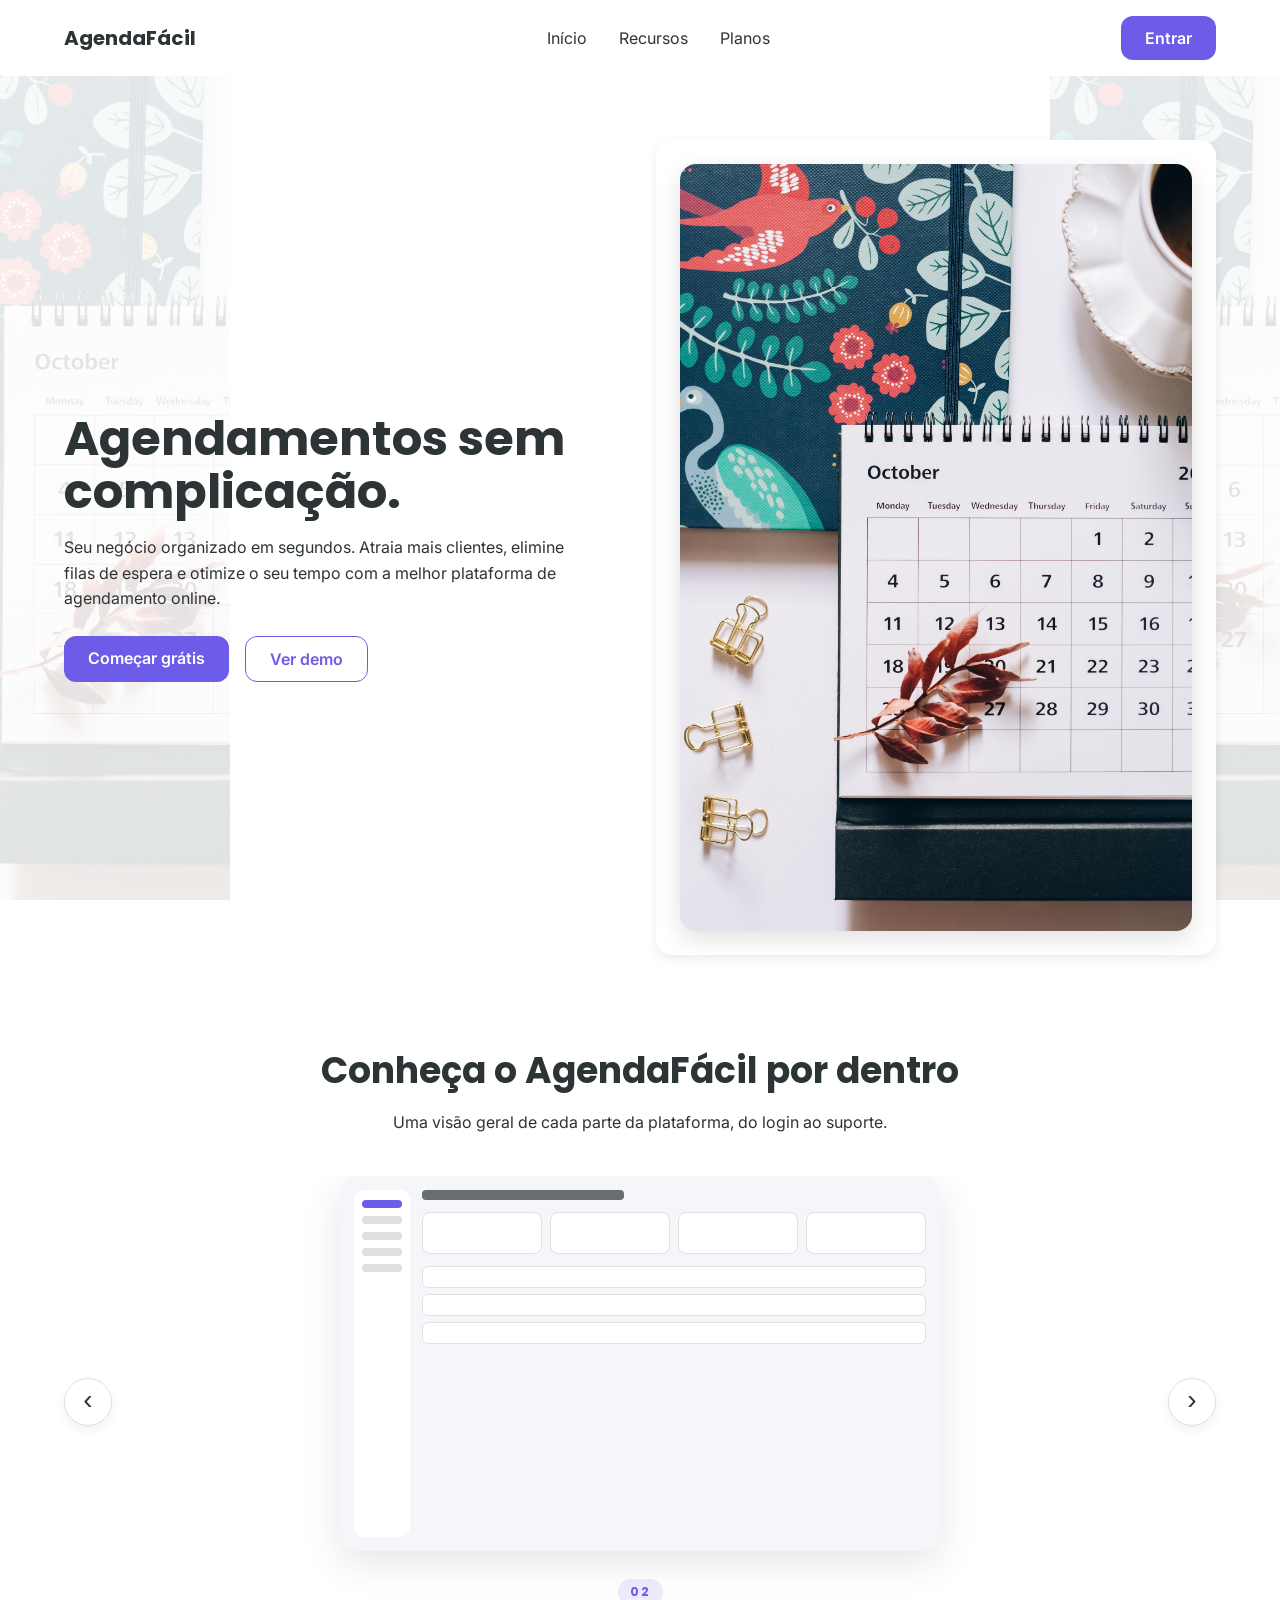
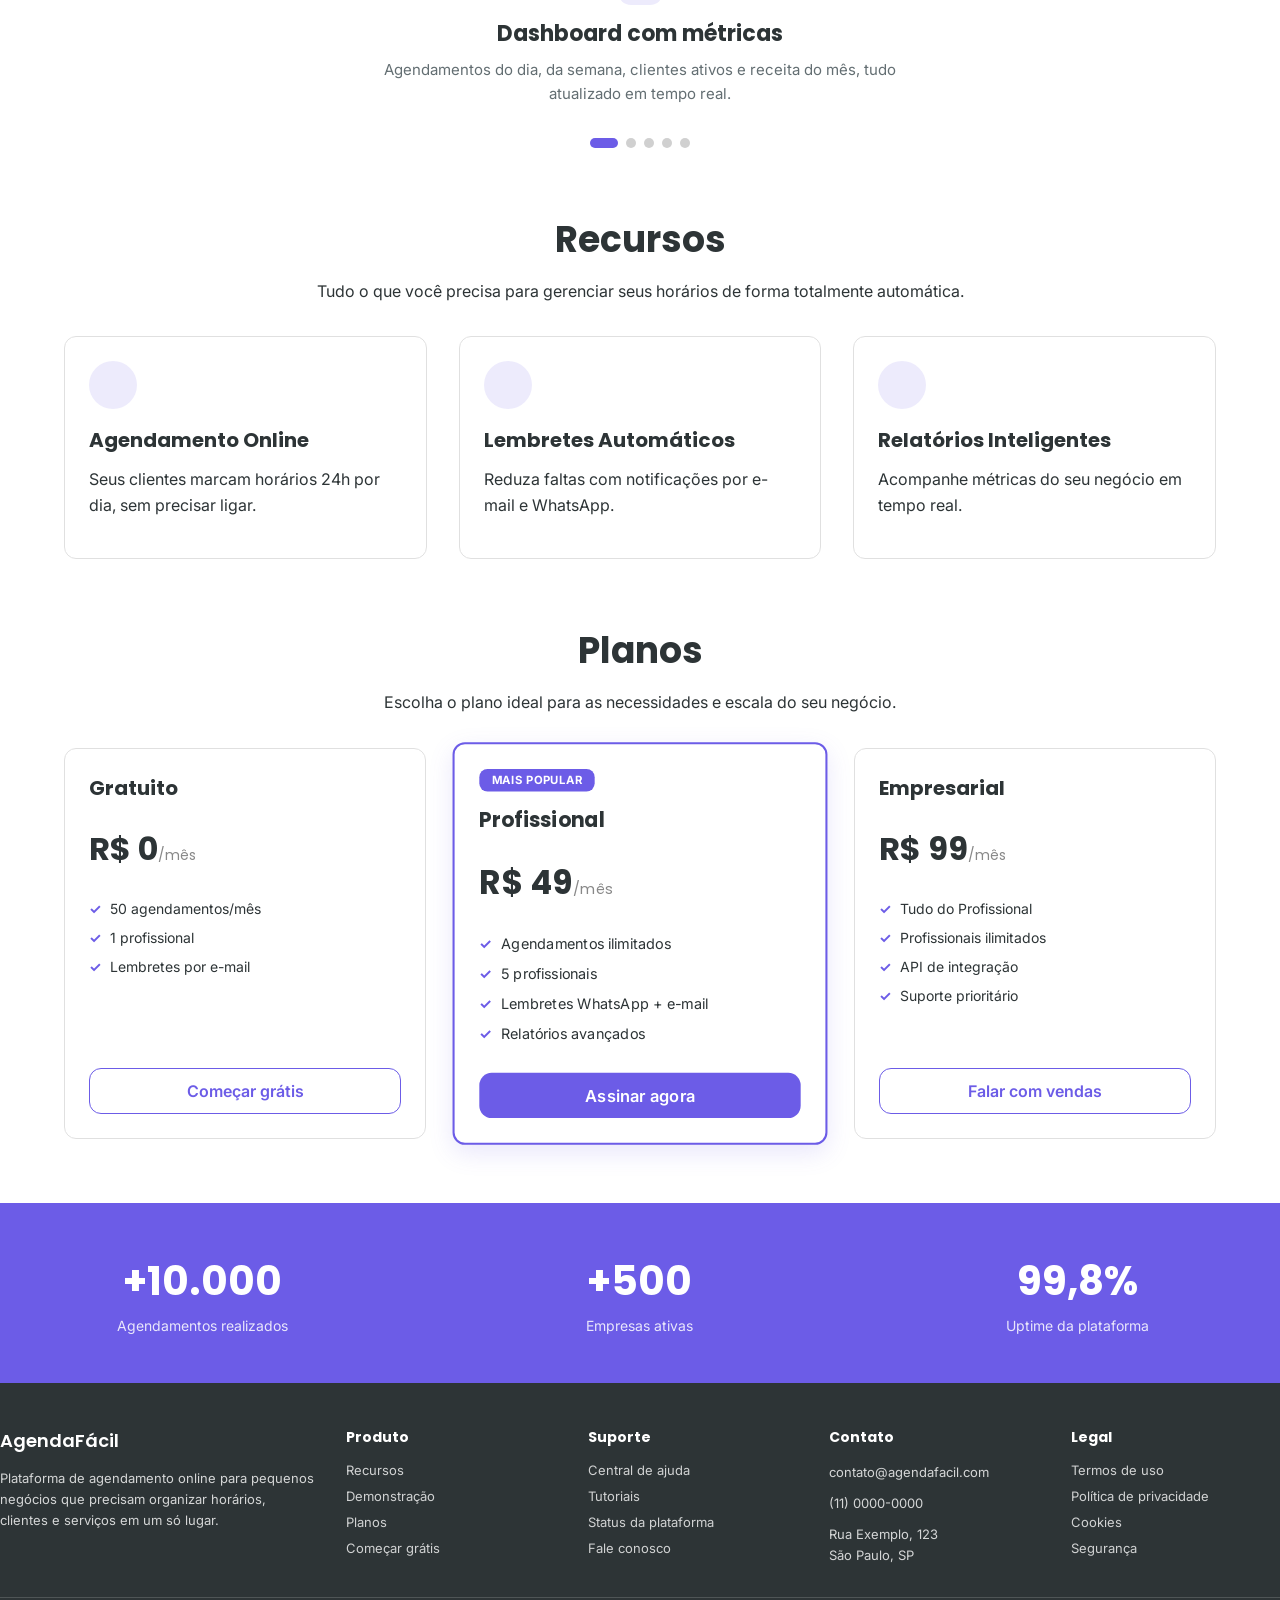
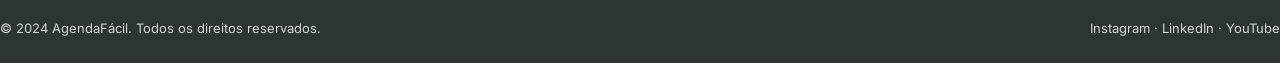
<file: index.html>
<!DOCTYPE html>
<html lang="pt-BR">
<head>
  <meta charset="UTF-8">
  <meta name="viewport" content="width=device-width, initial-scale=1.0">
  <title>AgendaFácil — Agendamento online para pequenos negócios</title>
  <link rel="preconnect" href="https://fonts.googleapis.com">
  <link rel="preconnect" href="https://fonts.gstatic.com" crossorigin>
  <link href="https://fonts.googleapis.com/css2?family=Inter:wght@400;500;600&family=Poppins:wght@600;700&display=swap" rel="stylesheet">
  <link rel="stylesheet" href="estilos/style.css">
</head>
<body>

  <div vw class="enabled">
  <div vw-access-button class="active"></div>
  <div vw-plugin-wrapper>
    <div class="plugin-wrapper"></div>
  </div>
</div>

  <header class="navbar">
    <a href="#" class="logo">AgendaFácil</a>
    <nav class="menu">
      <a href="#inicio">Início</a>
      <a href="#recursos">Recursos</a>
      <a href="#planos">Planos</a>
    </nav>
<a href="login.html" class="btn-primario">Entrar</a>
  </header>

  <main>

    <section id="inicio" class="hero">
      <div class="hero-texto">
        <h1>Agendamentos sem complicação.</h1>
        <p>Seu negócio organizado em segundos. Atraia mais clientes, elimine filas de espera e otimize o seu tempo com a melhor plataforma de agendamento online.</p>
        <div class="hero-botoes">
<a href="cadastro.html" class="btn-primario">Começar grátis</a>
         <a href="#demonstracao" class="btn-secundario">Ver demo</a>
        </div>
      </div>

<div class="hero-calendario">
  <img src="imagens/pexels-leeloothefirst-5408810.jpg" alt="Planner semanal em um tablet" class="hero-imagem">
</div>


   
    </section>

   <section id="demonstracao" class="demonstracao">
  <h2>Conheça o AgendaFácil por dentro</h2>
  <p>Uma visão geral de cada parte da plataforma, do login ao suporte.</p>

  <div class="carrossel" id="carrossel">

    <button type="button" class="carrossel-btn carrossel-prev" aria-label="Anterior">‹</button>

    <div class="carrossel-janela">
      <div class="carrossel-trilha" id="carrossel-trilha">

        <!-- SLIDE 2 — DASHBOARD -->
        <article class="carrossel-slide">
          <div class="mockup mockup-app">
            <div class="mockup-sidebar">
              <span class="mockup-side-item ativo"></span>
              <span class="mockup-side-item"></span>
              <span class="mockup-side-item"></span>
              <span class="mockup-side-item"></span>
              <span class="mockup-side-item"></span>
            </div>
            <div class="mockup-conteudo">
              <span class="mockup-titulo-linha"></span>
              <div class="mockup-metricas">
                <div class="mockup-metrica"></div>
                <div class="mockup-metrica"></div>
                <div class="mockup-metrica"></div>
                <div class="mockup-metrica"></div>
              </div>
              <div class="mockup-lista">
                <span class="mockup-lista-item"></span>
                <span class="mockup-lista-item"></span>
                <span class="mockup-lista-item"></span>
              </div>
            </div>
          </div>
          <div class="slide-legenda">
            <span class="slide-numero">02</span>
            <h3>Dashboard com métricas</h3>
            <p>Agendamentos do dia, da semana, clientes ativos e receita do mês, tudo atualizado em tempo real.</p>
          </div>
        </article>

        <!-- SLIDE 3 — AGENDA -->
        <article class="carrossel-slide">
          <div class="mockup mockup-app">
            <div class="mockup-sidebar">
              <span class="mockup-side-item"></span>
              <span class="mockup-side-item ativo"></span>
              <span class="mockup-side-item"></span>
              <span class="mockup-side-item"></span>
              <span class="mockup-side-item"></span>
            </div>
            <div class="mockup-conteudo">
              <span class="mockup-titulo-linha"></span>
              <div class="mockup-agenda">
                <div class="mockup-calendario">
                  <div class="mockup-cal-linha">
                    <span></span><span></span><span></span><span></span><span></span><span></span><span></span>
                  </div>
                  <div class="mockup-cal-linha">
                    <span></span><span></span><span></span><span class="sel"></span><span></span><span></span><span></span>
                  </div>
                  <div class="mockup-cal-linha">
                    <span></span><span></span><span></span><span></span><span></span><span></span><span></span>
                  </div>
                </div>
                <div class="mockup-lista">
                  <span class="mockup-lista-item"></span>
                  <span class="mockup-lista-item"></span>
                  <span class="mockup-lista-item"></span>
                </div>
              </div>
            </div>
          </div>
          <div class="slide-legenda">
            <span class="slide-numero">03</span>
            <h3>Agenda completa</h3>
            <p>Calendário mensal clicável, visualização por dia ou todos os agendamentos, e criação rápida com modal.</p>
          </div>
        </article>

        <!-- SLIDE 4 — CLIENTES -->
        <article class="carrossel-slide">
          <div class="mockup mockup-app">
            <div class="mockup-sidebar">
              <span class="mockup-side-item"></span>
              <span class="mockup-side-item"></span>
              <span class="mockup-side-item ativo"></span>
              <span class="mockup-side-item"></span>
              <span class="mockup-side-item"></span>
            </div>
            <div class="mockup-conteudo">
              <span class="mockup-titulo-linha"></span>
              <span class="mockup-busca"></span>
              <div class="mockup-tabela">
                <span class="mockup-tabela-linha"></span>
                <span class="mockup-tabela-linha"></span>
                <span class="mockup-tabela-linha"></span>
                <span class="mockup-tabela-linha"></span>
              </div>
            </div>
          </div>
          <div class="slide-legenda">
            <span class="slide-numero">04</span>
            <h3>Gestão de clientes</h3>
            <p>Cadastro, edição, exclusão e busca por nome, e-mail ou telefone. Histórico do último atendimento em cada linha.</p>
          </div>
        </article>

        <!-- SLIDE 5 — FINANÇAS -->
        <article class="carrossel-slide">
          <div class="mockup mockup-app">
            <div class="mockup-sidebar">
              <span class="mockup-side-item"></span>
              <span class="mockup-side-item"></span>
              <span class="mockup-side-item"></span>
              <span class="mockup-side-item ativo"></span>
              <span class="mockup-side-item"></span>
            </div>
            <div class="mockup-conteudo">
              <span class="mockup-titulo-linha"></span>
              <span class="mockup-banner-roxo"></span>
              <div class="mockup-planos">
                <span class="mockup-plano"></span>
                <span class="mockup-plano destaque"></span>
                <span class="mockup-plano"></span>
              </div>
            </div>
          </div>
          <div class="slide-legenda">
            <span class="slide-numero">05</span>
            <h3>Assinatura e pagamentos</h3>
            <p>Gestão do plano atual, histórico de cobranças, formas de pagamento e troca de plano em poucos cliques.</p>
          </div>
        </article>

        <!-- SLIDE 6 — SUPORTE -->
        <article class="carrossel-slide">
          <div class="mockup mockup-app">
            <div class="mockup-sidebar">
              <span class="mockup-side-item"></span>
              <span class="mockup-side-item"></span>
              <span class="mockup-side-item"></span>
              <span class="mockup-side-item"></span>
              <span class="mockup-side-item ativo"></span>
            </div>
            <div class="mockup-conteudo">
              <span class="mockup-titulo-linha"></span>
              <div class="mockup-canais">
                <span class="mockup-canal"></span>
                <span class="mockup-canal"></span>
                <span class="mockup-canal"></span>
              </div>
              <div class="mockup-lista">
                <span class="mockup-lista-item"></span>
                <span class="mockup-lista-item"></span>
              </div>
            </div>
          </div>
          <div class="slide-legenda">
            <span class="slide-numero">06</span>
            <h3>Suporte integrado</h3>
            <p>Central de ajuda com FAQ expansível, canais de atendimento e abertura de chamados com histórico.</p>
          </div>
        </article>

      </div>
    </div>

    <button type="button" class="carrossel-btn carrossel-next" aria-label="Próximo">›</button>

    <div class="carrossel-indicadores" id="carrossel-indicadores"></div>

  </div>
</section>

    <section id="recursos" class="recursos">
      <h2>Recursos</h2>
      <p>Tudo o que você precisa para gerenciar seus horários de forma totalmente automática.</p>

      <div class="grid-recursos">
        <article class="card-recurso">
          <span class="icone"></span>
          <h3>Agendamento Online</h3>
          <p>Seus clientes marcam horários 24h por dia, sem precisar ligar.</p>
        </article>

        <article class="card-recurso">
          <span class="icone"></span>
          <h3>Lembretes Automáticos</h3>
          <p>Reduza faltas com notificações por e-mail e WhatsApp.</p>
        </article>

        <article class="card-recurso">
          <span class="icone"></span>
          <h3>Relatórios Inteligentes</h3>
          <p>Acompanhe métricas do seu negócio em tempo real.</p>
        </article>
      </div>
    </section>

    <section id="planos" class="planos">
      <h2>Planos</h2>
      <p>Escolha o plano ideal para as necessidades e escala do seu negócio.</p>

      <div class="grid-planos">
        <article class="card-plano">
          <h3>Gratuito</h3>
          <p class="preco">R$ 0<span>/mês</span></p>
          <ul>
            <li>50 agendamentos/mês</li>
            <li>1 profissional</li>
            <li>Lembretes por e-mail</li>
          </ul>
          <button type="button" class="btn-secundario">Começar grátis</button>
        </article>

        <article class="card-plano destaque">
          <span class="selo">Mais popular</span>
          <h3>Profissional</h3>
          <p class="preco">R$ 49<span>/mês</span></p>
          <ul>
            <li>Agendamentos ilimitados</li>
            <li>5 profissionais</li>
            <li>Lembretes WhatsApp + e-mail</li>
            <li>Relatórios avançados</li>
          </ul>
          <button type="button" class="btn-primario">Assinar agora</button>
        </article>

        <article class="card-plano">
          <h3>Empresarial</h3>
          <p class="preco">R$ 99<span>/mês</span></p>
          <ul>
            <li>Tudo do Profissional</li>
            <li>Profissionais ilimitados</li>
            <li>API de integração</li>
            <li>Suporte prioritário</li>
          </ul>
          <button type="button" class="btn-secundario">Falar com vendas</button>
        </article>
      </div>
    </section>

  </main>

  <section class="metricas">
    <div class="metrica">
      <strong>+10.000</strong>
      <span>Agendamentos realizados</span>
    </div>
    <div class="metrica">
      <strong>+500</strong>
      <span>Empresas ativas</span>
    </div>
    <div class="metrica">
      <strong>99,8%</strong>
      <span>Uptime da plataforma</span>
    </div>
  </section>

  <footer class="footer">
    <div class="footer-conteudo">
      <div class="footer-coluna footer-marca">
        <p class="footer-logo">AgendaF&aacute;cil</p>
        <p>Plataforma de agendamento online para pequenos neg&oacute;cios que precisam organizar hor&aacute;rios, clientes e servi&ccedil;os em um s&oacute; lugar.</p>
      </div>

      <div class="footer-coluna">
        <h3>Produto</h3>
        <a href="#recursos">Recursos</a>
        <a href="#demonstracao">Demonstra&ccedil;&atilde;o</a>
        <a href="#planos">Planos</a>
        <a href="cadastro.html">Come&ccedil;ar gr&aacute;tis</a>
      </div>

      <div class="footer-coluna">
        <h3>Suporte</h3>
        <a href="#">Central de ajuda</a>
        <a href="#">Tutoriais</a>
        <a href="#">Status da plataforma</a>
        <a href="#">Fale conosco</a>
      </div>

      <div class="footer-coluna">
        <h3>Contato</h3>
        <p>contato@agendafacil.com</p>
        <p>(11) 0000-0000</p>
        <p>Rua Exemplo, 123<br>S&atilde;o Paulo, SP</p>
      </div>

      <div class="footer-coluna">
        <h3>Legal</h3>
        <a href="#">Termos de uso</a>
        <a href="#">Pol&iacute;tica de privacidade</a>
        <a href="#">Cookies</a>
        <a href="#">Seguran&ccedil;a</a>
      </div>
    </div>

    <div class="footer-base">
    <p>AgendaFácil</p>
    <p>© 2024 AgendaFácil. Todos os direitos reservados.</p>
      <p class="footer-copyright">&copy; 2024 AgendaF&aacute;cil. Todos os direitos reservados.</p>
      <p class="footer-redes">Instagram &middot; LinkedIn &middot; YouTube</p>
    </div>
  </footer>

  <script src="javascript/script.js"></script>

  <div vw class="enabled">
    <div vw-access-button class="active"></div>
    <div vw-plugin-wrapper>
      <div class="vw-plugin-top-wrapper"></div>
    </div>
  </div>
  <script src="https://vlibras.gov.br/app/vlibras-plugin.js"></script>
  <script>
    new window.VLibras.Widget('https://vlibras.gov.br/app');
  </script>
</body>
</html>
</file>
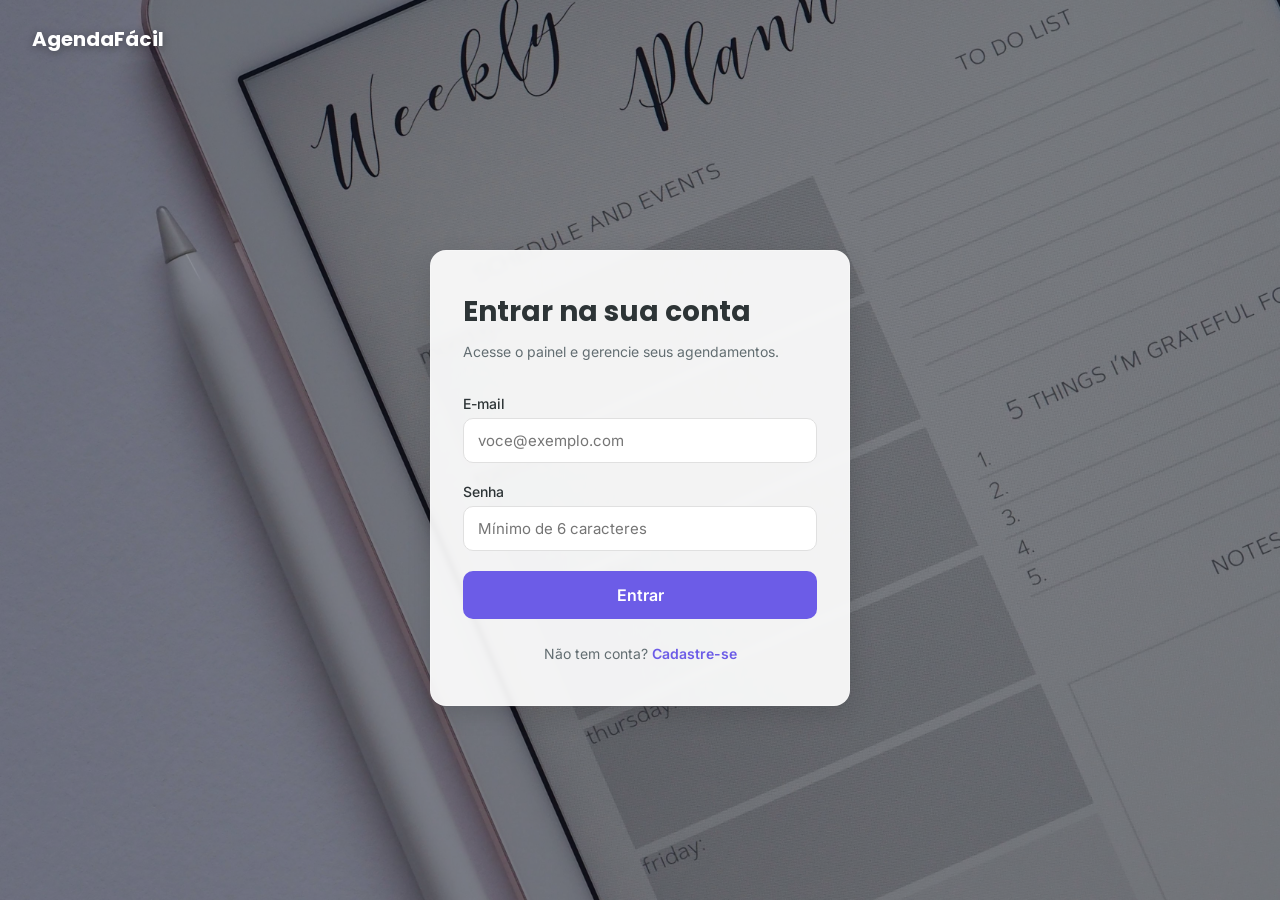
<file: agenda.html>
<!DOCTYPE html>
<html lang="pt-BR">
<head>
  <meta charset="UTF-8">
  <meta name="viewport" content="width=device-width, initial-scale=1.0">
  <title>Agenda — AgendaFácil</title>
  <link rel="preconnect" href="https://fonts.googleapis.com">
  <link rel="preconnect" href="https://fonts.gstatic.com" crossorigin>
  <link href="https://fonts.googleapis.com/css2?family=Inter:wght@400;500;600&family=Poppins:wght@600;700&display=swap" rel="stylesheet">
  <link rel="stylesheet" href="estilos/app.css">
</head>
<body class="pagina-app">

  <div class="app-layout">

    <aside class="sidebar">
      <a href="dashboard.html" class="sidebar-logo">AgendaFácil</a>

      <nav class="sidebar-menu">
        <a href="dashboard.html" class="menu-item">
          <span class="menu-icone">▦</span>
          Dashboard
        </a>
        <a href="agenda.html" class="menu-item ativo">
          <span class="menu-icone">▤</span>
          Agenda
        </a>
        <a href="clientes.html" class="menu-item">
          <span class="menu-icone">◉</span>
          Clientes
        </a>
        <a href="financa.html" class="menu-item">
          <span class="menu-icone">✦</span>
          Finanças
        </a>
        <a href="suporte.html" class="menu-item">
          <span class="menu-icone">◆</span>
          Suporte
        </a>
      </nav>

      <button type="button" class="sidebar-sair" id="btn-sair">Sair</button>
    </aside>

    <div class="app-conteudo">

      <header class="app-header">
        <div>
          <h1 class="app-titulo">Agenda</h1>
          <p class="app-subtitulo">Selecione um dia para ver os agendamentos.</p>
        </div>
        <button type="button" class="btn-primario" id="btn-novo">Novo agendamento</button>
      </header>

      <main class="app-main">

        <div class="agenda-layout">

          <section class="bloco-calendario">
            <header class="calendario-cabecalho">
              <button type="button" class="btn-nav" id="btn-mes-anterior">◀</button>
              <h2 id="calendario-titulo">Outubro 2024</h2>
              <button type="button" class="btn-nav" id="btn-mes-proximo">▶</button>
            </header>

            <div class="calendario-grade">
              <span class="calendario-dia-semana">D</span>
              <span class="calendario-dia-semana">S</span>
              <span class="calendario-dia-semana">T</span>
              <span class="calendario-dia-semana">Q</span>
              <span class="calendario-dia-semana">Q</span>
              <span class="calendario-dia-semana">S</span>
              <span class="calendario-dia-semana">S</span>
            </div>

            <div class="calendario-grade" id="calendario-dias"></div>
          </section>

          <section class="bloco-dia">
            <header class="bloco-cabecalho">
              <h2 id="titulo-dia">Agendamentos do dia</h2>
              <button type="button" class="btn-secundario btn-pequeno" id="btn-ver-todos">Ver todos</button>
            </header>

            <ul class="lista-agendamentos" id="lista-dia">
              <!-- preenchido pelo JavaScript -->
            </ul>
          </section>

        </div>

      </main>

    </div>

  </div>

  <!-- MODAL DE NOVO AGENDAMENTO -->
  <div class="modal-fundo" id="modal-fundo">
    <div class="modal">
      <header class="modal-cabecalho">
        <h2>Novo agendamento</h2>
        <button type="button" class="btn-fechar" id="btn-fechar">✕</button>
      </header>

      <form id="form-agendamento" class="modal-form">
        <div class="form-grupo">
          <label for="cliente">Cliente cadastrado</label>
          <select id="cliente" class="form-input">
            <option value="">Nenhum cliente selecionado</option>
          </select>
        </div>

        <div class="form-grupo">
          <label for="nome">Nome do cliente</label>
          <input type="text" id="nome" class="form-input" placeholder="Ex: Mariana Silva">
        </div>

        <div class="form-grupo">
          <label for="servico">Serviço</label>
          <input type="text" id="servico" class="form-input" placeholder="Ex: Corte de cabelo">
        </div>

        <div class="form-grupo">
          <label for="horario">Horário</label>
          <input type="time" id="horario" class="form-input" value="09:00">
        </div>

        <p id="mensagem-erro-modal" class="mensagem-erro"></p>

        <div class="modal-acoes">
          <button type="button" class="btn-secundario" id="btn-cancelar">Cancelar</button>
          <button type="submit" class="btn-primario">Salvar</button>
        </div>
      </form>
    </div>
  </div>

  <script src="javascript/app.js"></script>

  <div vw class="enabled">
    <div vw-access-button class="active"></div>
    <div vw-plugin-wrapper>
      <div class="vw-plugin-top-wrapper"></div>
    </div>
  </div>
  <script src="https://vlibras.gov.br/app/vlibras-plugin.js"></script>
  <script>
    new window.VLibras.Widget('https://vlibras.gov.br/app');
  </script>
</body>
</html>
</file>
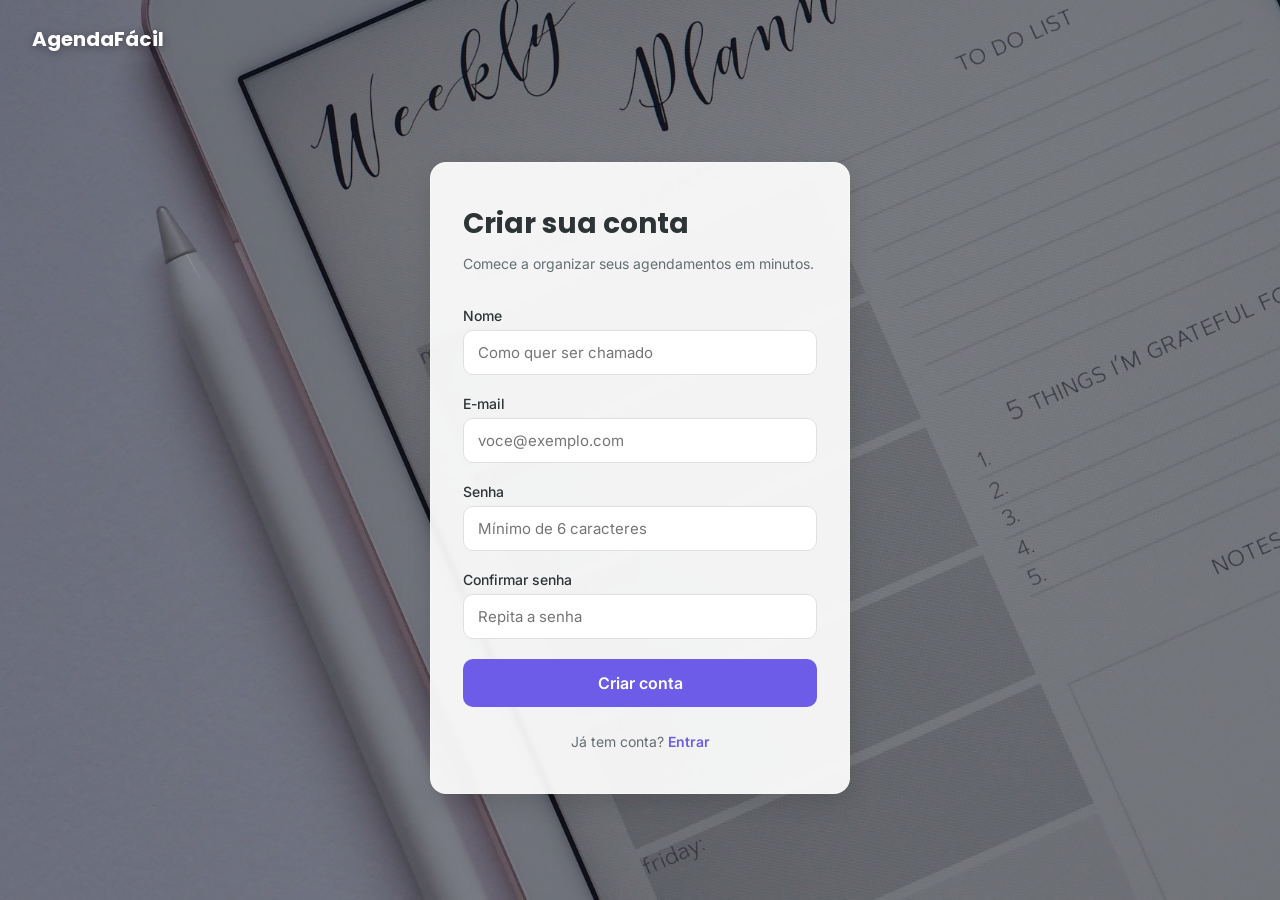
<file: cadastro.html>
<!DOCTYPE html>
<html lang="pt-BR">
<head>
  <meta charset="UTF-8">
  <meta name="viewport" content="width=device-width, initial-scale=1.0">
  <title>Criar conta — AgendaFácil</title>
  <link rel="preconnect" href="https://fonts.googleapis.com">
  <link rel="preconnect" href="https://fonts.gstatic.com" crossorigin>
  <link href="https://fonts.googleapis.com/css2?family=Inter:wght@400;500;600&family=Poppins:wght@600;700&display=swap" rel="stylesheet">
  <link rel="stylesheet" href="estilos/app.css">
</head>
<body class="pagina-login">

  <a href="index.html" class="login-logo">AgendaFácil</a>

  <main class="login-container">
    <div class="login-card">
      <h1>Criar sua conta</h1>
      <p class="login-subtitulo">Comece a organizar seus agendamentos em minutos.</p>

      <form id="form-cadastro" novalidate>
        <div class="form-grupo">
          <label for="nome">Nome</label>
          <input type="text" id="nome" class="form-input" placeholder="Como quer ser chamado" autocomplete="name">
        </div>

        <div class="form-grupo">
          <label for="email">E-mail</label>
          <input type="email" id="email" class="form-input" placeholder="voce@exemplo.com" autocomplete="email">
        </div>

        <div class="form-grupo">
          <label for="senha">Senha</label>
          <input type="password" id="senha" class="form-input" placeholder="Mínimo de 6 caracteres" autocomplete="new-password">
        </div>

        <div class="form-grupo">
          <label for="confirmar">Confirmar senha</label>
          <input type="password" id="confirmar" class="form-input" placeholder="Repita a senha" autocomplete="new-password">
        </div>

        <p id="mensagem-erro" class="mensagem-erro"></p>

        <button type="submit" class="btn-primario btn-bloco">Criar conta</button>
      </form>

      <p class="login-rodape">
        Já tem conta?
        <a href="login.html" class="link-secundario">Entrar</a>
      </p>
    </div>
  </main>

  <script src="javascript/app.js"></script>

  <div vw class="enabled">
    <div vw-access-button class="active"></div>
    <div vw-plugin-wrapper>
      <div class="vw-plugin-top-wrapper"></div>
    </div>
  </div>
  <script src="https://vlibras.gov.br/app/vlibras-plugin.js"></script>
  <script>
    new window.VLibras.Widget('https://vlibras.gov.br/app');
  </script>
</body>
</html>
</file>
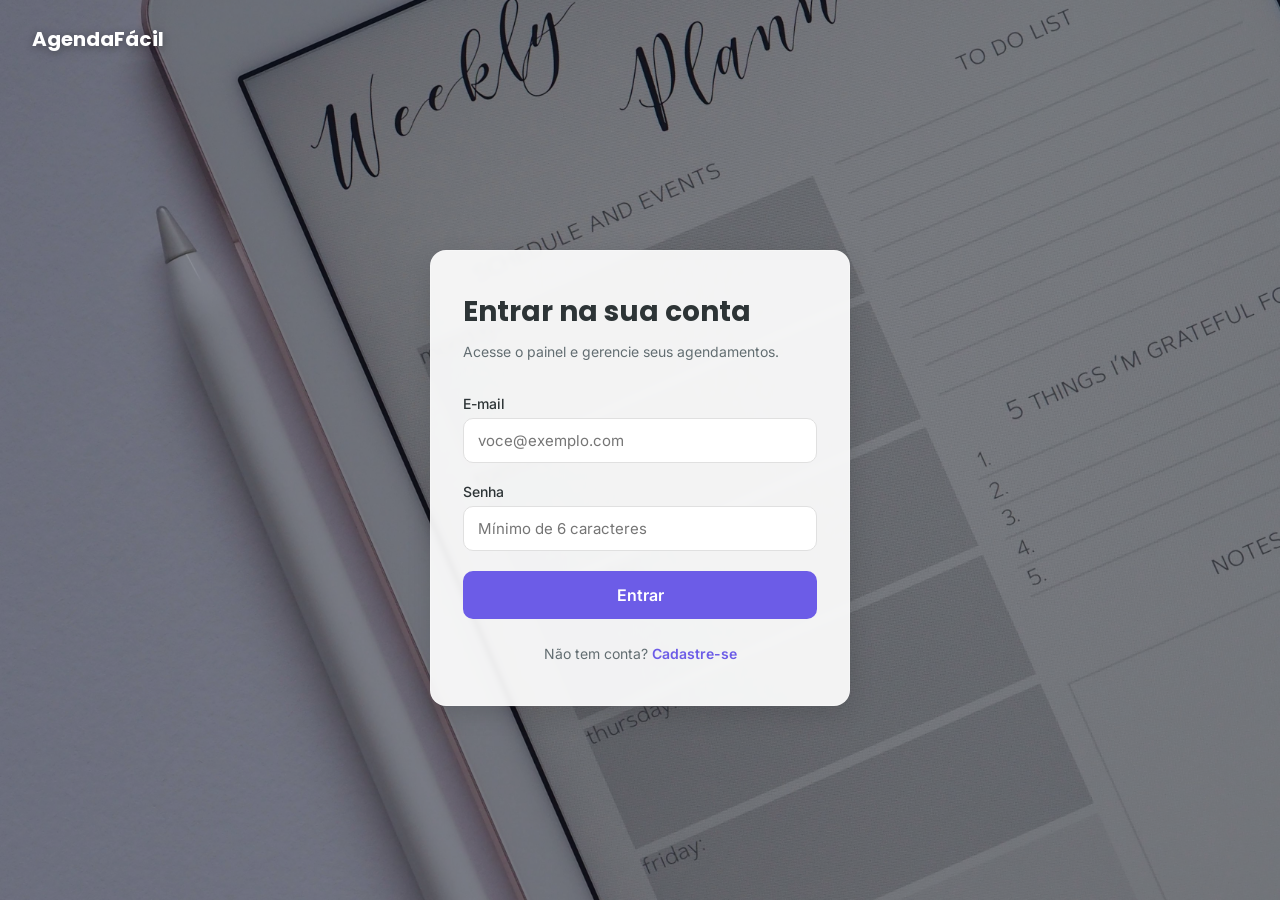
<file: clientes.html>
<!DOCTYPE html>
<html lang="pt-BR">
<head>
  <meta charset="UTF-8">
  <meta name="viewport" content="width=device-width, initial-scale=1.0">
  <title>Clientes — AgendaFácil</title>
  <link rel="preconnect" href="https://fonts.googleapis.com">
  <link rel="preconnect" href="https://fonts.gstatic.com" crossorigin>
  <link href="https://fonts.googleapis.com/css2?family=Inter:wght@400;500;600&family=Poppins:wght@600;700&display=swap" rel="stylesheet">
  <link rel="stylesheet" href="estilos/app.css">
</head>
<body class="pagina-app">

  <div class="app-layout">

    <aside class="sidebar">
      <a href="dashboard.html" class="sidebar-logo">AgendaFácil</a>

      <nav class="sidebar-menu">
        <a href="dashboard.html" class="menu-item">
          <span class="menu-icone">▦</span>
          Dashboard
        </a>
        <a href="agenda.html" class="menu-item">
          <span class="menu-icone">▤</span>
          Agenda
        </a>
        <a href="clientes.html" class="menu-item ativo">
          <span class="menu-icone">◉</span>
          Clientes
        </a>
        <a href="financa.html" class="menu-item">
          <span class="menu-icone">✦</span>
          Finanças
        </a>
        <a href="suporte.html" class="menu-item">
          <span class="menu-icone">◆</span>
          Suporte
        </a>
      </nav>

      <button type="button" class="sidebar-sair" id="btn-sair">Sair</button>
    </aside>

    <div class="app-conteudo">

      <header class="app-header">
        <div>
          <h1 class="app-titulo">Clientes</h1>
          <p class="app-subtitulo">Gerencie sua base de clientes.</p>
        </div>
        <button type="button" class="btn-primario" id="btn-novo">Novo cliente</button>
      </header>

      <main class="app-main">

        <section class="bloco-clientes">

          <div class="busca-container">
            <input type="text" id="busca" class="form-input" placeholder="Buscar por nome, e-mail ou telefone">
          </div>

          <div class="tabela-wrapper">
            <table class="tabela-clientes">
              <thead>
                <tr>
                  <th>Nome</th>
                  <th>Telefone</th>
                  <th>E-mail</th>
                  <th>Último agendamento</th>
                  <th class="coluna-acoes">Ações</th>
                </tr>
              </thead>
              <tbody id="tabela-corpo">
                <!-- preenchido pelo JavaScript -->
              </tbody>
            </table>

            <p class="estado-vazio" id="estado-vazio" style="display: none;">
              Nenhum cliente cadastrado.
            </p>
          </div>

        </section>

      </main>

    </div>

  </div>

  <!-- MODAL DE CLIENTE -->
  <div class="modal-fundo" id="modal-fundo">
    <div class="modal">
      <header class="modal-cabecalho">
        <h2 id="modal-titulo">Novo cliente</h2>
        <button type="button" class="btn-fechar" id="btn-fechar">✕</button>
      </header>

      <form id="form-cliente" class="modal-form">
        <div class="form-grupo">
          <label for="nome">Nome completo</label>
          <input type="text" id="nome" class="form-input" placeholder="Ex: Mariana Silva">
        </div>

        <div class="form-grupo">
          <label for="telefone">Telefone</label>
          <input type="text" id="telefone" class="form-input" placeholder="(11) 91234-5678">
        </div>

        <div class="form-grupo">
          <label for="email">E-mail</label>
          <input type="email" id="email" class="form-input" placeholder="cliente@exemplo.com">
        </div>

        <p id="mensagem-erro-modal" class="mensagem-erro"></p>

        <div class="modal-acoes">
          <button type="button" class="btn-secundario" id="btn-cancelar">Cancelar</button>
          <button type="submit" class="btn-primario">Salvar</button>
        </div>
      </form>
    </div>
  </div>

  <script src="javascript/app.js"></script>

  <div vw class="enabled">
    <div vw-access-button class="active"></div>
    <div vw-plugin-wrapper>
      <div class="vw-plugin-top-wrapper"></div>
    </div>
  </div>
  <script src="https://vlibras.gov.br/app/vlibras-plugin.js"></script>
  <script>
    new window.VLibras.Widget('https://vlibras.gov.br/app');
  </script>
</body>
</html>
</file>
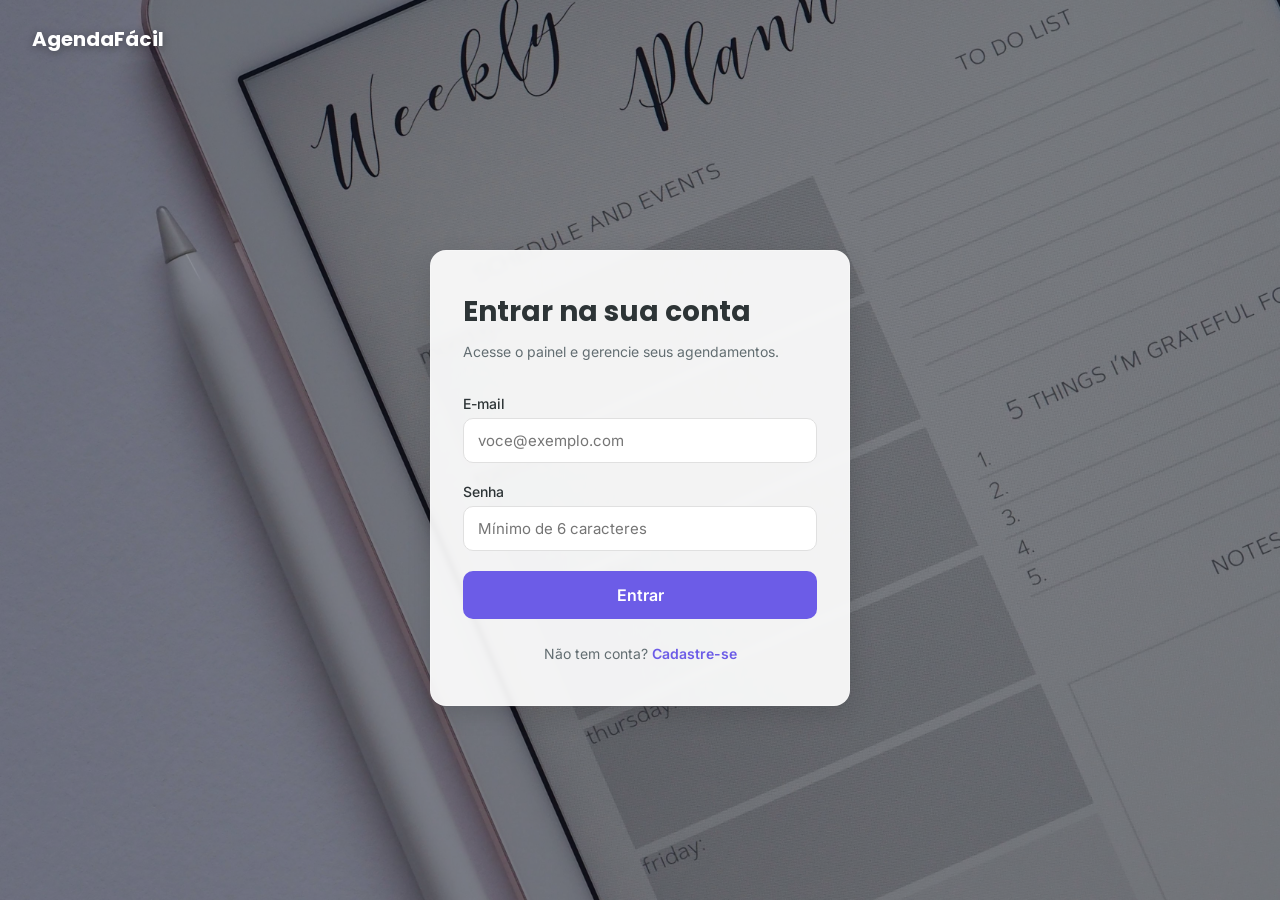
<file: dashboard.html>
<!DOCTYPE html>
<html lang="pt-BR">
<head>
  <meta charset="UTF-8">
  <meta name="viewport" content="width=device-width, initial-scale=1.0">
  <title>Dashboard — AgendaFácil</title>
  <link rel="preconnect" href="https://fonts.googleapis.com">
  <link rel="preconnect" href="https://fonts.gstatic.com" crossorigin>
  <link href="https://fonts.googleapis.com/css2?family=Inter:wght@400;500;600&family=Poppins:wght@600;700&display=swap" rel="stylesheet">
  <link rel="stylesheet" href="estilos/app.css">
</head>
<body class="pagina-app">

  <div class="app-layout">

    <aside class="sidebar">
      <a href="dashboard.html" class="sidebar-logo">AgendaFácil</a>

      <nav class="sidebar-menu">
        <a href="dashboard.html" class="menu-item ativo">
          <span class="menu-icone">▦</span>
          Dashboard
        </a>
        <a href="agenda.html" class="menu-item">
          <span class="menu-icone">▤</span>
          Agenda
        </a>
        <a href="clientes.html" class="menu-item">
          <span class="menu-icone">◉</span>
          Clientes
        </a>
        <a href="financa.html" class="menu-item">
          <span class="menu-icone">✦</span>
          Finanças
        </a>
        <a href="suporte.html" class="menu-item">
          <span class="menu-icone">◆</span>
          Suporte
        </a>
      </nav>

      <button type="button" class="sidebar-sair" id="btn-sair">Sair</button>
    </aside>

    <div class="app-conteudo">

      <header class="app-header">
        <div>
          <h1 class="app-titulo">Dashboard</h1>
          <p class="app-subtitulo" id="saudacao">Bem-vindo de volta.</p>
        </div>
      </header>

      <main class="app-main">

        <section class="grid-metricas">

          <article class="card-metrica">
            <span class="card-metrica-label">Agendamentos hoje</span>
            <strong class="card-metrica-valor">8</strong>
            <span class="card-metrica-info">+2 em relação a ontem</span>
          </article>

          <article class="card-metrica">
            <span class="card-metrica-label">Agendamentos na semana</span>
            <strong class="card-metrica-valor">42</strong>
            <span class="card-metrica-info">Tendência estável</span>
          </article>

          <article class="card-metrica">
            <span class="card-metrica-label">Receita do mês</span>
            <strong class="card-metrica-valor">R$ 3.240</strong>
            <span class="card-metrica-info">+12% em relação ao mês passado</span>
          </article>

          <article class="card-metrica">
            <span class="card-metrica-label">Clientes ativos</span>
            <strong class="card-metrica-valor">127</strong>
            <span class="card-metrica-info">+5 novos esta semana</span>
          </article>

        </section>

        <section class="bloco-agendamentos">
          <header class="bloco-cabecalho">
            <h2>Próximos agendamentos</h2>
            <a href="agenda.html" class="link-secundario">Ver agenda completa</a>
          </header>

          <ul class="lista-agendamentos" id="lista-agendamentos">
          </ul>
        </section>

      </main>

    </div>

  </div>

  <script src="javascript/app.js"></script>

  <div vw class="enabled">
    <div vw-access-button class="active"></div>
    <div vw-plugin-wrapper>
      <div class="vw-plugin-top-wrapper"></div>
    </div>
  </div>
  <script src="https://vlibras.gov.br/app/vlibras-plugin.js"></script>
  <script>
    new window.VLibras.Widget('https://vlibras.gov.br/app');
  </script>
</body>
</html>
</file>
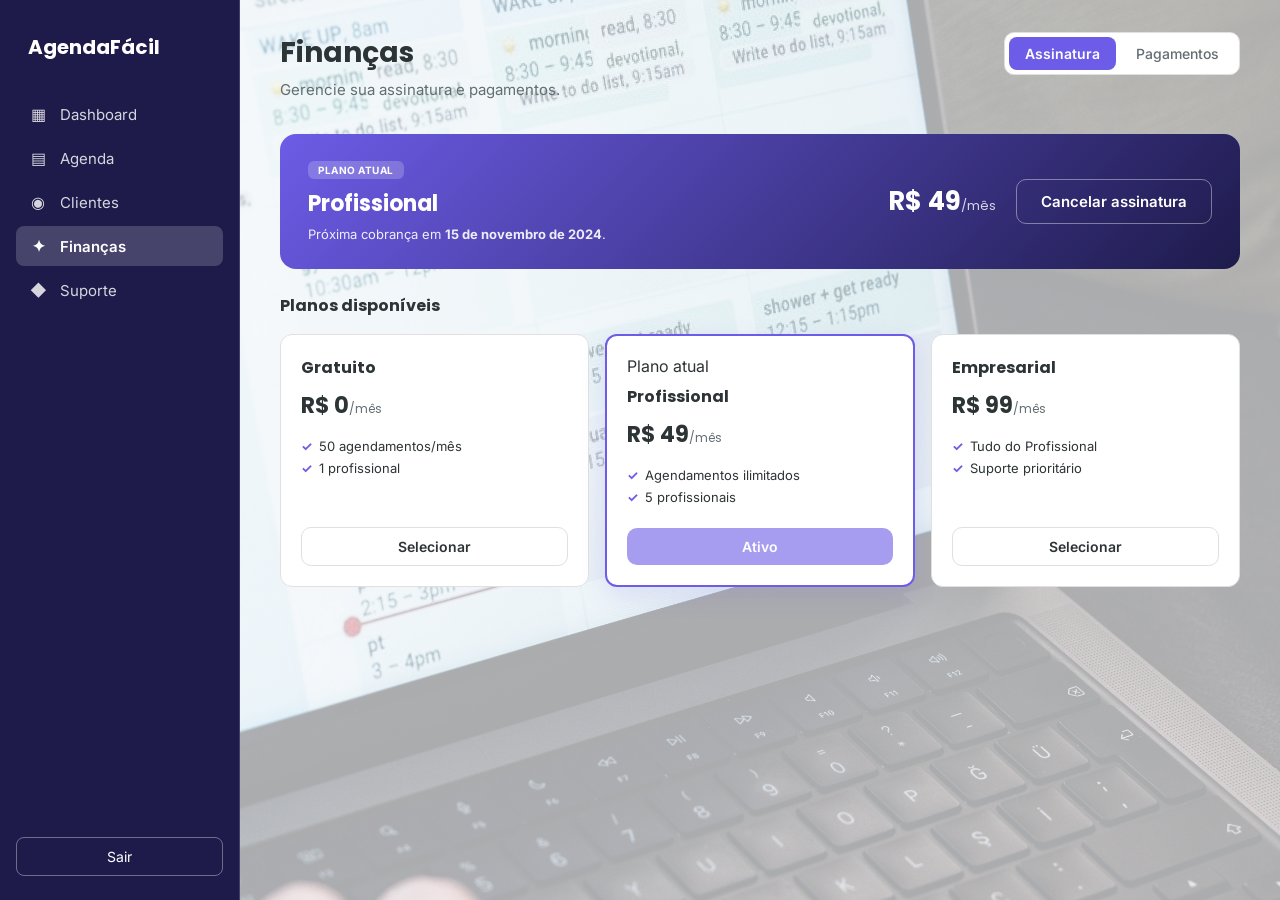
<file: financa.html>
<!DOCTYPE html>
<html lang="pt-BR">
<head>
  <meta charset="UTF-8">
  <meta name="viewport" content="width=device-width, initial-scale=1.0">
  <title>Finanças — AgendaFácil</title>
  <link rel="preconnect" href="https://fonts.googleapis.com">
  <link rel="preconnect" href="https://fonts.gstatic.com" crossorigin>
  <link href="https://fonts.googleapis.com/css2?family=Inter:wght@400;500;600&family=Poppins:wght@600;700&display=swap" rel="stylesheet">
  <link rel="stylesheet" href="estilos/app.css">
</head>
<body class="pagina-app">

  <div class="app-layout">

    <aside class="sidebar">
      <a href="dashboard.html" class="sidebar-logo">AgendaFácil</a>

      <nav class="sidebar-menu">
        <a href="dashboard.html" class="menu-item"><span class="menu-icone">▦</span> Dashboard</a>
        <a href="agenda.html" class="menu-item"><span class="menu-icone">▤</span> Agenda</a>
        <a href="clientes.html" class="menu-item"><span class="menu-icone">◉</span> Clientes</a>
        <a href="financa.html" class="menu-item ativo"><span class="menu-icone">✦</span> Finanças</a>
        <a href="suporte.html" class="menu-item"><span class="menu-icone">◆</span> Suporte</a>
      </nav>

      <button type="button" class="sidebar-sair" id="btn-sair">Sair</button>
    </aside>

    <div class="app-conteudo">

      <header class="app-header">
        <div>
          <h1 class="app-titulo">Finanças</h1>
          <p class="app-subtitulo">Gerencie sua assinatura e pagamentos.</p>
        </div>

        <nav class="abas" data-abas="financas">
          <button type="button" class="aba ativa" data-aba="assinatura">Assinatura</button>
          <button type="button" class="aba" data-aba="pagamentos">Pagamentos</button>
        </nav>
      </header>

      <main class="app-main">

        <section class="painel-aba ativo" data-painel="assinatura">

          <div class="card-plano-atual compacto">
            <div class="plano-atual-info">
              <span class="plano-atual-selo">Plano atual</span>
              <h2>Profissional</h2>
              <p class="plano-atual-renovacao">Próxima cobrança em <strong>15 de novembro de 2024</strong>.</p>
            </div>
            <div class="plano-atual-acao">
              <p class="plano-atual-preco"><strong>R$ 49</strong><span>/mês</span></p>
              <button type="button" class="btn-secundario" id="btn-cancelar-assinatura">Cancelar assinatura</button>
            </div>
          </div>

          <h2 class="titulo-secao">Planos disponíveis</h2>

          <div class="grid-planos-app">
            <article class="card-plano-app">
              <h3>Gratuito</h3>
              <p class="preco">R$ 0<span>/mês</span></p>
              <ul>
                <li>50 agendamentos/mês</li>
                <li>1 profissional</li>
              </ul>
              <button type="button" class="btn-secundario" data-plano="Gratuito">Selecionar</button>
            </article>

            <article class="card-plano-app destaque">
              <span class="selo">Plano atual</span>
              <h3>Profissional</h3>
              <p class="preco">R$ 49<span>/mês</span></p>
              <ul>
                <li>Agendamentos ilimitados</li>
                <li>5 profissionais</li>
              </ul>
              <button type="button" class="btn-primario" disabled>Ativo</button>
            </article>

            <article class="card-plano-app">
              <h3>Empresarial</h3>
              <p class="preco">R$ 99<span>/mês</span></p>
              <ul>
                <li>Tudo do Profissional</li>
                <li>Suporte prioritário</li>
              </ul>
              <button type="button" class="btn-secundario" data-plano="Empresarial">Selecionar</button>
            </article>
          </div>

        </section>

        <section class="painel-aba" data-painel="pagamentos">

          <div class="layout-pagamentos">

            <div class="coluna-cartoes">
              <header class="bloco-cabecalho">
                <h2>Formas de pagamento</h2>
                <button type="button" class="btn-secundario btn-pequeno" id="btn-add-cartao">Adicionar</button>
              </header>

              <div class="grid-cartoes" id="grid-cartoes"></div>
            </div>

            <div class="coluna-faturas">
              <header class="bloco-cabecalho">
                <h2>Histórico</h2>
              </header>

              <ul class="lista-faturas" id="lista-faturas"></ul>
            </div>

          </div>

        </section>

      </main>

    </div>

  </div>

  <script src="javascript/app.js"></script>

  <div vw class="enabled">
    <div vw-access-button class="active"></div>
    <div vw-plugin-wrapper>
      <div class="vw-plugin-top-wrapper"></div>
    </div>
  </div>
  <script src="https://vlibras.gov.br/app/vlibras-plugin.js"></script>
  <script>
    new window.VLibras.Widget('https://vlibras.gov.br/app');
  </script>
</body>
</html>
</file>
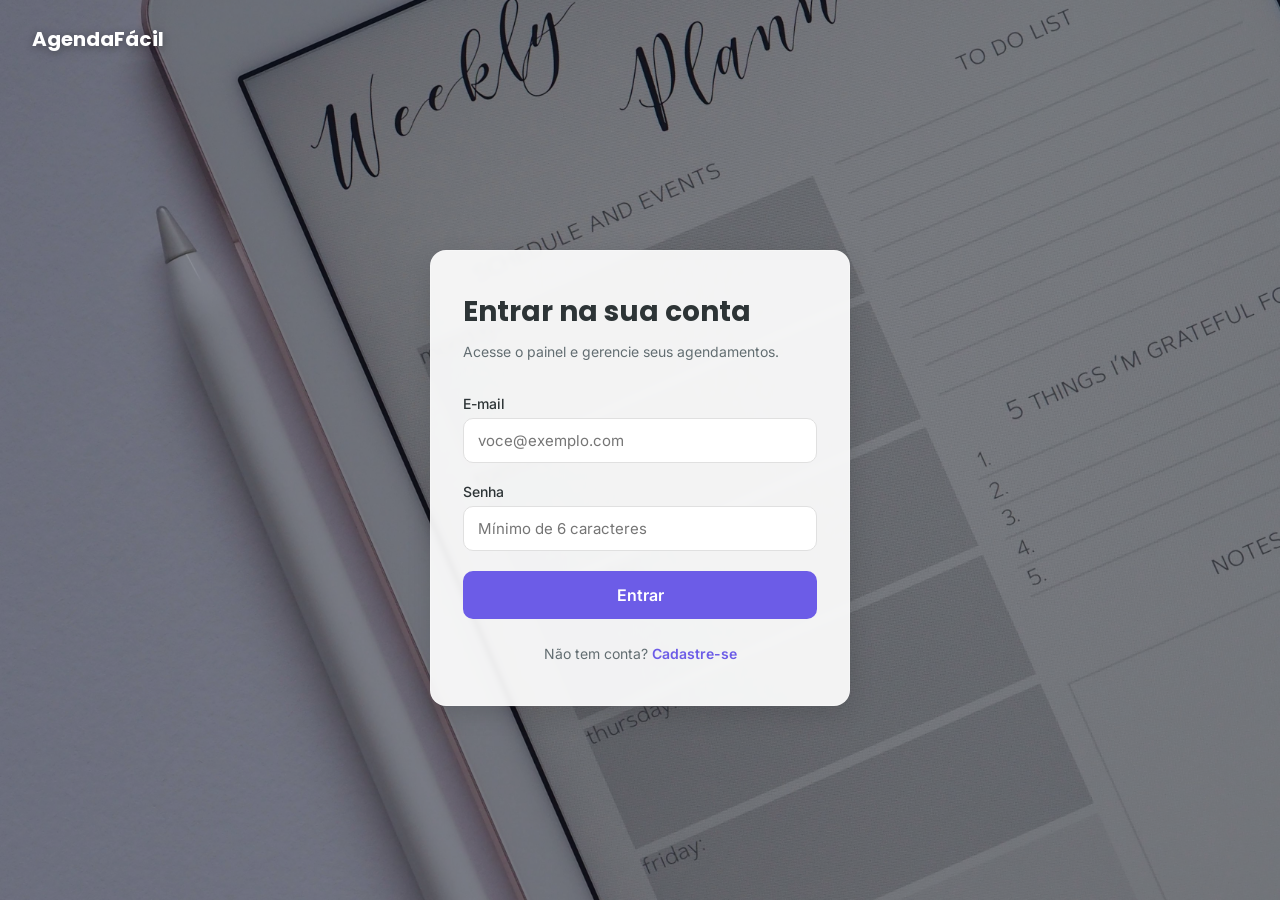
<file: login.html>
<!DOCTYPE html>
<html lang="pt-BR">
<head>
  <meta charset="UTF-8">
  <meta name="viewport" content="width=device-width, initial-scale=1.0">
  <title>Entrar — AgendaFácil</title>
  <link rel="preconnect" href="https://fonts.googleapis.com">
  <link rel="preconnect" href="https://fonts.gstatic.com" crossorigin>
  <link href="https://fonts.googleapis.com/css2?family=Inter:wght@400;500;600&family=Poppins:wght@600;700&display=swap" rel="stylesheet">
  <link rel="stylesheet" href="estilos/app.css">
</head>
<body class="pagina-login">

  <a href="index.html" class="login-logo">AgendaFácil</a>

  <main class="login-container">
    <div class="login-card">
      <h1>Entrar na sua conta</h1>
      <p class="login-subtitulo">Acesse o painel e gerencie seus agendamentos.</p>

      <form id="form-login" novalidate>
        <div class="form-grupo">
          <label for="email">E-mail</label>
          <input type="email" id="email" class="form-input" placeholder="voce@exemplo.com" autocomplete="email">
        </div>

        <div class="form-grupo">
          <label for="senha">Senha</label>
          <input type="password" id="senha" class="form-input" placeholder="Mínimo de 6 caracteres" autocomplete="current-password">
        </div>

        <p id="mensagem-erro" class="mensagem-erro"></p>

        <button type="submit" class="btn-primario btn-bloco">Entrar</button>
      </form>

      <p class="login-rodape">
        Não tem conta?
        <a href="cadastro.html" class="link-secundario">Cadastre-se</a>
      </p>
    </div>
  </main>

  <script src="javascript/app.js"></script>

  <div vw class="enabled">
    <div vw-access-button class="active"></div>
    <div vw-plugin-wrapper>
      <div class="vw-plugin-top-wrapper"></div>
    </div>
  </div>
  <script src="https://vlibras.gov.br/app/vlibras-plugin.js"></script>
  <script>
    new window.VLibras.Widget('https://vlibras.gov.br/app');
  </script>
</body>
</html>
</file>
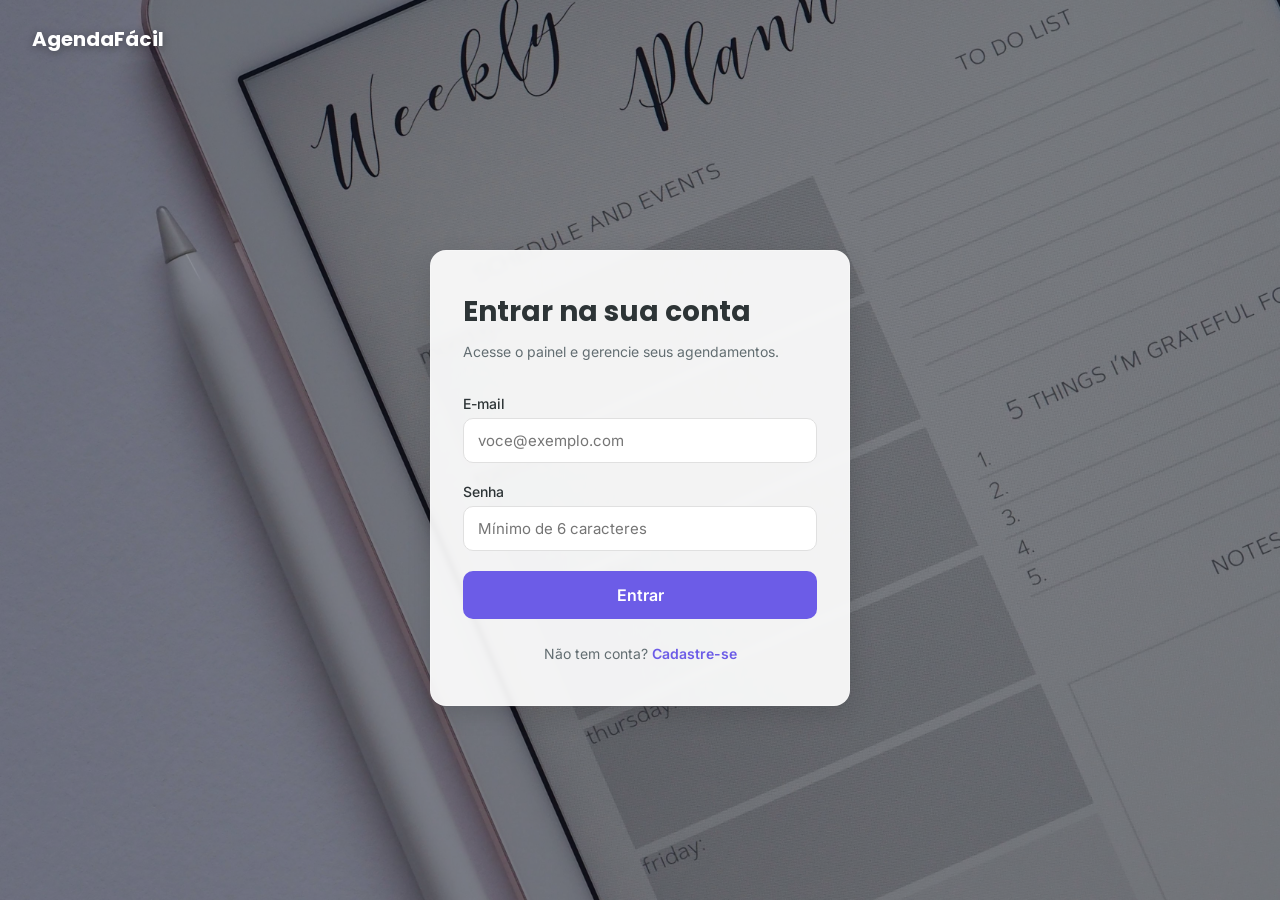
<file: suporte.html>
<!DOCTYPE html>
<html lang="pt-BR">
<head>
  <meta charset="UTF-8">
  <meta name="viewport" content="width=device-width, initial-scale=1.0">
  <title>Suporte — AgendaFácil</title>
  <link rel="preconnect" href="https://fonts.googleapis.com">
  <link rel="preconnect" href="https://fonts.gstatic.com" crossorigin>
  <link href="https://fonts.googleapis.com/css2?family=Inter:wght@400;500;600&family=Poppins:wght@600;700&display=swap" rel="stylesheet">
  <link rel="stylesheet" href="estilos/app.css">
</head>
<body class="pagina-app">

  <div class="app-layout">

    <aside class="sidebar">
      <a href="dashboard.html" class="sidebar-logo">AgendaFácil</a>

      <nav class="sidebar-menu">
        <a href="dashboard.html" class="menu-item"><span class="menu-icone">▦</span> Dashboard</a>
        <a href="agenda.html" class="menu-item"><span class="menu-icone">▤</span> Agenda</a>
        <a href="clientes.html" class="menu-item"><span class="menu-icone">◉</span> Clientes</a>
        <a href="financa.html" class="menu-item"><span class="menu-icone">✦</span> Finanças</a>
        <a href="suporte.html" class="menu-item ativo"><span class="menu-icone">◆</span> Suporte</a>
      </nav>

      <button type="button" class="sidebar-sair" id="btn-sair">Sair</button>
    </aside>

    <div class="app-conteudo">

      <header class="app-header">
        <div>
          <h1 class="app-titulo">Suporte</h1>
          <p class="app-subtitulo">Estamos aqui para ajudar.</p>
        </div>

        <nav class="abas" data-abas="suporte">
          <button type="button" class="aba ativa" data-aba="ajuda">Ajuda</button>
          <button type="button" class="aba" data-aba="chamados">Chamados</button>
        </nav>
      </header>

      <main class="app-main">

        <section class="painel-aba ativo" data-painel="ajuda">

          <input type="text" id="busca-suporte" class="form-input busca-grande" placeholder="Busque por dúvida ou palavra-chave">

          <div class="grid-canais">
            <a href="https://www.instagram.com/agendafacil" class="card-canal" target="_blank" rel="noopener">
              <span class="canal-icone">IG</span>
              <div>
                <h3>Instagram</h3>
                <p>Acompanhe novidades, dicas e comunicados da empresa.</p>
              </div>
            </a>

            <a href="https://wa.me/5511912345678" class="card-canal" target="_blank" rel="noopener">
              <span class="canal-icone">☎</span>
              <div>
                <h3>WhatsApp</h3>
                <p>Fale com a equipe para dúvidas rápidas e atendimento comercial.</p>
              </div>
            </a>

            <a href="https://twitter.com/agendafacil" class="card-canal" target="_blank" rel="noopener">
              <span class="canal-icone">TW</span>
              <div>
                <h3>Twitter</h3>
                <p>Veja atualizações rápidas, avisos de status e conteúdos recentes.</p>
              </div>
            </a>
          </div>

          <div class="faq-lista compacta" id="faq-lista">
            <div class="faq-item">
              <button type="button" class="faq-pergunta">
                <span>Como faço para criar um agendamento?</span>
                <span class="faq-icone">+</span>
              </button>
              <div class="faq-resposta">
                <p>Acesse a Agenda na barra lateral, selecione o dia e clique em "Novo agendamento".</p>
              </div>
            </div>

            <div class="faq-item">
              <button type="button" class="faq-pergunta">
                <span>Posso cadastrar mais de um profissional?</span>
                <span class="faq-icone">+</span>
              </button>
              <div class="faq-resposta">
                <p>Sim. O plano Gratuito permite 1, o Profissional 5, e o Empresarial é ilimitado.</p>
              </div>
            </div>

            <div class="faq-item">
              <button type="button" class="faq-pergunta">
                <span>Como funcionam os lembretes?</span>
                <span class="faq-icone">+</span>
              </button>
              <div class="faq-resposta">
                <p>São enviados 24h antes do agendamento, por e-mail. Nos planos pagos, também por WhatsApp.</p>
              </div>
            </div>

            <div class="faq-item">
              <button type="button" class="faq-pergunta">
                <span>Posso cancelar minha assinatura?</span>
                <span class="faq-icone">+</span>
              </button>
              <div class="faq-resposta">
                <p>Sim, sem multa, a qualquer momento em Finanças.</p>
              </div>
            </div>
          </div>

        </section>

        <section class="painel-aba" data-painel="chamados">

          <div class="layout-chamados">

            <div class="coluna-chamados">
              <header class="bloco-cabecalho">
                <h2>Meus chamados</h2>
                <span class="link-secundario" id="contador-chamados">0 abertos</span>
              </header>
              <ul class="lista-tickets" id="lista-tickets"></ul>
            </div>

            <div class="coluna-form">
              <header class="bloco-cabecalho">
                <h2>Abrir novo chamado</h2>
              </header>

              <form id="form-suporte" class="form-suporte">
                <div class="form-grupo">
                  <label for="assunto">Assunto</label>
                  <input type="text" id="assunto" class="form-input" placeholder="Ex: Problema ao criar agendamento">
                </div>

                <div class="form-grupo">
                  <label for="categoria">Categoria</label>
                  <select id="categoria" class="form-input">
                    <option value="tecnico">Problema técnico</option>
                    <option value="financeiro">Financeiro</option>
                    <option value="duvida">Dúvida</option>
                    <option value="sugestao">Sugestão</option>
                  </select>
                </div>

                <div class="form-grupo">
                  <label for="descricao">Descrição</label>
                  <textarea id="descricao" class="form-input" rows="3" placeholder="Descreva o que está acontecendo."></textarea>
                </div>

                <p id="mensagem-suporte" class="mensagem-erro"></p>

                <button type="submit" class="btn-primario btn-bloco">Enviar chamado</button>
              </form>
            </div>

          </div>

        </section>

      </main>

    </div>

  </div>

  <script src="javascript/app.js"></script>

  <div vw class="enabled">
    <div vw-access-button class="active"></div>
    <div vw-plugin-wrapper>
      <div class="vw-plugin-top-wrapper"></div>
    </div>
  </div>
  <script src="https://vlibras.gov.br/app/vlibras-plugin.js"></script>
  <script>
    new window.VLibras.Widget('https://vlibras.gov.br/app');
  </script>
</body>
</html>
</file>
<file: estilos/style.css>
:root {
  --cor-primaria: #6C5CE7;
  --cor-primaria-escura: #3a28b3;
  --cor-texto: #2D3436;
  --cor-fundo: #FFFFFF;
  --cor-fundo-alt: #F5F6FA;
  --cor-sucesso: #00B894;
  --cor-perigo: #FF7675;
  --cor-borda: #E0E0E0;
}

* {
  box-sizing: border-box;
}

body {
  position: relative;
  margin: 0;
  padding: 0;
  font-family: 'Inter', sans-serif;
  color: var(--cor-texto);
  background-color: var(--cor-fundo);
  overflow-x: hidden;
}

body::before,
body::after {
  content: "";
  position: fixed;
  top: 0;
  width: 18vw;
  min-width: 160px;
  height: 100vh;
  background-image: url('../imagens/pexels-leeloothefirst-5408810.jpg');
  background-size: cover;
  background-position: center;
  opacity: 0.12;
  pointer-events: none;
  z-index: 0;
}

body::before {
  left: 0;
}

body::after {
  right: 0;
}

.navbar,
main,
.metricas,
footer {
  position: relative;
  z-index: 1;
}

h1, h2, h3 {
  font-family: 'Poppins', sans-serif;
}

h1 { font-size: 48px; line-height: 1.1; margin: 0 0 16px; }
h2 { font-size: 36px; margin: 0 0 12px; }
h3 { font-size: 20px; margin: 0 0 12px; }

p { line-height: 1.6; margin: 0 0 16px; }

section {
  margin-bottom: 4rem;
}

.btn-primario {
  background-color: var(--cor-primaria);
  color: white;
  border: none;
  padding: 12px 24px;
  border-radius: 12px;
  cursor: pointer;
  font-size: 16px;
  font-weight: 600;
  font-family: 'Inter', sans-serif;
  transition: background-color 0.2s ease;
}

.btn-primario:hover {
  background-color: var(--cor-primaria-escura);
}

.btn-secundario {
  background-color: transparent;
  color: var(--cor-primaria);
  border: 1px solid var(--cor-primaria);
  padding: 12px 24px;
  border-radius: 12px;
  cursor: pointer;
  font-size: 16px;
  font-weight: 600;
  font-family: 'Inter', sans-serif;
  transition: background-color 0.2s ease;
}

.btn-secundario:hover {
  background-color: rgba(108, 92, 231, 0.08);
}

.navbar {
  position: sticky;
  top: 0;
  display: flex;
  justify-content: space-between;
  align-items: center;
  width: 100%;
  padding: 16px 5vw;
  background-color: var(--cor-fundo);
  z-index: 10;
}

main,
.metricas,
footer {
  padding: 0 5vw;
}

.logo {
  font-family: 'Poppins', sans-serif;
  font-weight: 700;
  font-size: 20px;
  color: var(--cor-texto);
  text-decoration: none;
}

.menu {
  display: flex;
  gap: 32px;
  margin-left: auto;
  margin-right: auto;
}

.menu a {
  color: var(--cor-texto);
  text-decoration: none;
  font-size: 16px;
}

.menu a:hover {
  color: var(--cor-primaria);
}

.hero {
  display: flex;
  gap: 80px;
  align-items: center;
  margin-top: 4rem;
}

.hero-texto {
  flex: 1;
}

.hero-botoes {
  display: flex;
  gap: 16px;
  margin-top: 24px;
}

.hero-imagem {
  width: 100%;
  border-radius: 16px;
  box-shadow: 0 8px 24px rgba(0, 0, 0, 0.12);
  display: block;
}

.hero-calendario {
  flex: 1;
  background-color: white;
  border-radius: 16px;
  padding: 24px;
  box-shadow: 0 4px 12px rgba(0, 0, 0, 0.08);
}

.hero-calendario h3 {
  margin: 0 0 16px;
}

.calendario-semana,
.calendario-dias {
  display: grid;
  grid-template-columns: repeat(7, 1fr);
  gap: 8px;
  text-align: center;
}

.calendario-semana span {
  font-size: 12px;
  color: #888;
  font-weight: 600;
}

.calendario-dias span {
  padding: 8px 0;
  font-size: 14px;
  border-radius: 6px;
}

.demonstracao,
.recursos,
.planos {
  text-align: center;
}

.card-agendamento {
  max-width: 600px;
  margin: 32px auto 0;
  padding: 32px;
  background-color: white;
  border-radius: 16px;
  box-shadow: 0 4px 12px rgba(0, 0, 0, 0.08);
  text-align: left;
}

.card-agendamento h3 {
  font-size: 16px;
  margin-bottom: 12px;
}

.dias,
.horarios {
  display: flex;
  gap: 12px;
  flex-wrap: wrap;
  margin-bottom: 24px;
}

.dias button {
  padding: 12px 16px;
  border-radius: 8px;
  border: 1px solid var(--cor-borda);
  background-color: white;
  cursor: pointer;
  font-family: 'Inter', sans-serif;
  font-size: 14px;
  transition: all 0.2s ease;
}

.dias button:hover {
  border-color: var(--cor-primaria);
}

.dias button.ativo {
  border-color: var(--cor-primaria);
  color: var(--cor-primaria);
  background-color: rgba(108, 92, 231, 0.08);
  font-weight: 600;
}

.horarios button {
  padding: 12px 20px;
  border-radius: 8px;
  border: 1px solid var(--cor-borda);
  background-color: white;
  cursor: pointer;
  font-family: 'Inter', sans-serif;
  font-size: 14px;
  transition: all 0.2s ease;
}

.horarios button.disponivel {
  background-color: #E8F8F3;
  color: var(--cor-sucesso);
  border-color: var(--cor-sucesso);
}

.horarios button.disponivel:hover {
  background-color: var(--cor-sucesso);
  color: white;
}

.horarios button.selecionado {
  background-color: var(--cor-primaria);
  color: white;
  border-color: var(--cor-primaria);
}

.horarios button.ocupado {
  background-color: #FFE8E8;
  color: var(--cor-perigo);
  border-color: var(--cor-perigo);
  cursor: not-allowed;
  opacity: 0.6;
}

.btn-confirmar {
  width: 100%;
  margin-top: 8px;
}

.grid-recursos,
.grid-planos {
  display: flex;
  gap: 32px;
  text-align: left;
  margin-top: 32px;
}

.card-recurso,
.card-plano {
  flex: 1;
  padding: 24px;
  background-color: white;
  border: 1px solid var(--cor-borda);
  border-radius: 12px;
  transition: transform 0.2s ease, box-shadow 0.2s ease;
}

.card-recurso:hover,
.card-plano:hover {
  transform: translateY(-4px);
  box-shadow: 0 8px 20px rgba(0, 0, 0, 0.08);
}

.card-recurso .icone {
  display: block;
  width: 48px;
  height: 48px;
  background-color: rgba(108, 92, 231, 0.12);
  border-radius: 50%;
  margin-bottom: 16px;
}

.card-plano {
  display: flex;
  flex-direction: column;
}

.card-plano .preco {
  font-family: 'Poppins', sans-serif;
  font-size: 32px;
  font-weight: 700;
  margin: 8px 0 20px;
}

.card-plano .preco span {
  font-size: 14px;
  font-weight: 400;
  color: #888;
}

.card-plano ul {
  list-style: none;
  padding: 0;
  margin: 0 0 24px;
}

.card-plano li {
  padding: 6px 0;
  font-size: 14px;
}

.card-plano li::before {
  content: "✓ ";
  color: var(--cor-primaria);
  font-weight: 700;
  margin-right: 6px;
}

.card-plano button {
  margin-top: auto;
  width: 100%;
}

.card-plano.destaque {
  border: 2px solid var(--cor-primaria);
  position: relative;
  box-shadow: 0 8px 24px rgba(108, 92, 231, 0.15);
  transform: scale(1.03);
}

.card-plano.destaque:hover {
  transform: scale(1.03) translateY(-4px);
}

.selo {
  display: inline-block;
  background-color: var(--cor-primaria);
  color: white;
  font-size: 11px;
  font-weight: 700;
  letter-spacing: 0.5px;
  text-transform: uppercase;
  padding: 4px 12px;
  border-radius: 8px;
  margin-bottom: 12px;
  align-self: flex-start;
}

.metricas {
  margin: 0 -5vw;
  padding: 48px 5vw;
  display: flex;
  gap: 32px;
  background-color: var(--cor-primaria);
  justify-content: center;
  align-items: center;
}

.metrica {
  text-align: center;
  flex: 1;
  color: var(--cor-fundo);
}

.metrica strong {
  display: block;
  font-family: 'Poppins', sans-serif;
  font-size: 40px;
  font-weight: 700;
  margin-bottom: 4px;
}

.metrica span {
  font-size: 14px;
  opacity: 0.85;
}

footer {
  background-color: var(--cor-texto);
  margin: 0 -5vw;
  padding: 44px 5vw 24px;
  color: var(--cor-fundo);
}

footer p {
  margin: 0;
  font-size: 13px;
  opacity: 0.8;
}

.footer-conteudo {
  display: grid;
  grid-template-columns: 1.5fr repeat(4, 1fr);
  gap: 32px;
  margin-bottom: 32px;
}

.footer-coluna {
  display: flex;
  flex-direction: column;
  gap: 10px;
}

.footer-logo {
  font-family: 'Poppins', sans-serif;
  font-weight: 600;
  font-size: 18px;
  opacity: 1;
  margin-bottom: 2px;
}

.footer-coluna h3 {
  font-size: 14px;
  margin: 0 0 4px;
  color: #FFFFFF;
}

.footer-coluna a {
  color: rgba(255, 255, 255, 0.78);
  font-size: 13px;
  text-decoration: none;
  transition: color 0.2s ease;
}

.footer-coluna a:hover {
  color: #FFFFFF;
}

.footer-base {
  display: flex;
  justify-content: space-between;
  gap: 16px;
  padding-top: 20px;
  border-top: 1px solid rgba(255, 255, 255, 0.16);
}

.footer-base p:not(.footer-copyright):not(.footer-redes) {
  display: none;
}

@media (max-width: 900px) {
  h1 { font-size: 32px; }
  h2 { font-size: 26px; }

  .hero {
    flex-direction: column;
    gap: 40px;
  }

  .grid-recursos,
  .grid-planos {
    flex-direction: column;
  }

  .card-plano.destaque {
    transform: none;
  }

  .menu {
    display: none;
  }

  .metricas {
    flex-direction: column;
    gap: 24px;
  }

  .footer-conteudo {
    grid-template-columns: 1fr 1fr;
  }

  .footer-marca {
    grid-column: 1 / -1;
  }
}

@media (max-width: 600px) {
  .navbar {
    padding: 12px 16px;
  }

  .logo {
    font-size: 18px;
  }

  main,
  .metricas,
  footer {
    padding-left: 16px;
    padding-right: 16px;
  }

  h1 {
    font-size: 30px;
  }

  h2 {
    font-size: 25px;
  }

  .hero {
    gap: 24px;
    margin-top: 2rem;
  }

  .hero-botoes {
    flex-direction: column;
    gap: 10px;
  }

  .hero-botoes a,
  .hero-botoes button {
    width: 100%;
    text-align: center;
  }

  .hero-calendario,
  .card-agendamento {
    padding: 16px;
  }

  .grid-recursos,
  .grid-planos {
    gap: 16px;
    margin-top: 20px;
  }

  section {
    margin-bottom: 2.5rem;
  }

  .metricas {
    padding-top: 28px;
    padding-bottom: 28px;
  }

  .footer-conteudo {
    grid-template-columns: 1fr;
    gap: 24px;
  }

  .footer-base {
    flex-direction: column;
  }
}


a.btn-primario,
a.btn-secundario,
a.btn-entrar {
  display: inline-block;
  text-decoration: none;
}
/* ============================================
   CARROSSEL DA SEÇÃO DEMONSTRAÇÃO
   ============================================ */
.demonstracao {
  padding: 24px 0 0;
}
 
.carrossel {
  position: relative;
  margin-top: 40px;
  padding: 0 56px;  
}

.carrossel-janela {
  overflow: hidden;
  border-radius: 20px;
}

.carrossel-trilha {
  display: flex;
  transition: transform 0.5s cubic-bezier(0.4, 0, 0.2, 1);
}

.carrossel-slide {
  min-width: 100%;
  display: flex;
  flex-direction: column;
  align-items: center;
  padding: 0 8px;
}

/* ---------- MOCKUPS ---------- */
.mockup {
  width: 100%;
  max-width: 600px; 
  aspect-ratio: 16 / 10;
  background-color: #FFFFFF;
  border-radius: 16px;
  box-shadow: 0 12px 40px rgba(0, 0, 0, 0.10);
  overflow: hidden;
  position: relative;
  display: flex;
  flex-direction: column;
}

/* --- Mockup de login --- */
.mockup-login {
  background-color: #F5F6FA;
  align-items: center;
  justify-content: center;
}

.mockup-login .mockup-topo {
  position: absolute;
  top: 18px;
  left: 22px;
}

.mockup-logo {
  font-family: 'Poppins', sans-serif;
  font-weight: 700;
  font-size: 14px;
  color: #2D3436;
}

.mockup-login-card {
  width: 55%;
  max-width: 320px;
  background-color: white;
  border-radius: 12px;
  padding: 24px 22px;
  display: flex;
  flex-direction: column;
  gap: 10px;
  box-shadow: 0 8px 24px rgba(0, 0, 0, 0.08);
}

.mockup-titulo {
  font-family: 'Poppins', sans-serif;
  font-weight: 600;
  font-size: 13px;
  color: #2D3436;
  margin-bottom: 6px;
}

.mockup-input {
  height: 28px;
  background-color: #F5F6FA;
  border: 1px solid #E0E0E0;
  border-radius: 6px;
}

.mockup-botao-roxo {
  height: 28px;
  background-color: #6C5CE7;
  border-radius: 6px;
  margin-top: 6px;
}

/* --- Mockup de app com sidebar --- */
.mockup-app {
  flex-direction: row;
  padding: 14px;
  gap: 12px;
  background-color: #F5F6FA;
}

.mockup-sidebar {
  width: 56px;
  background-color: white;
  border-radius: 10px;
  padding: 10px 8px;
  display: flex;
  flex-direction: column;
  gap: 8px;
}

.mockup-side-item {
  height: 8px;
  background-color: #E0E0E0;
  border-radius: 4px;
}

.mockup-side-item.ativo {
  background-color: #6C5CE7;
}

.mockup-conteudo {
  flex: 1;
  display: flex;
  flex-direction: column;
  gap: 12px;
  min-width: 0;
}

.mockup-titulo-linha {
  height: 10px;
  width: 40%;
  background-color: #2D3436;
  opacity: 0.7;
  border-radius: 4px;
}

/* --- Métricas --- */
.mockup-metricas {
  display: grid;
  grid-template-columns: repeat(4, 1fr);
  gap: 8px;
}

.mockup-metrica {
  height: 42px;
  background-color: white;
  border-radius: 8px;
  border: 1px solid #E0E0E0;
}

/* --- Lista --- */
.mockup-lista {
  display: flex;
  flex-direction: column;
  gap: 6px;
  flex: 1;
}

.mockup-lista-item {
  height: 22px;
  background-color: white;
  border-radius: 6px;
  border: 1px solid #E0E0E0;
}

/* --- Agenda --- */
.mockup-agenda {
  display: grid;
  grid-template-columns: 1fr 1fr;
  gap: 10px;
  flex: 1;
}

.mockup-calendario {
  background-color: white;
  border-radius: 8px;
  padding: 10px 8px;
  display: flex;
  flex-direction: column;
  gap: 6px;
}

.mockup-cal-linha {
  display: grid;
  grid-template-columns: repeat(7, 1fr);
  gap: 3px;
}

.mockup-cal-linha span {
  aspect-ratio: 1 / 1;
  background-color: #F0F0F0;
  border-radius: 3px;
}

.mockup-cal-linha span.sel {
  background-color: #6C5CE7;
}

/* --- Busca --- */
.mockup-busca {
  height: 24px;
  width: 60%;
  background-color: white;
  border: 1px solid #E0E0E0;
  border-radius: 6px;
}

/* --- Tabela --- */
.mockup-tabela {
  display: flex;
  flex-direction: column;
  gap: 6px;
  flex: 1;
}

.mockup-tabela-linha {
  height: 26px;
  background-color: white;
  border-radius: 6px;
  border: 1px solid #E0E0E0;
}

/* --- Banner roxo (finanças) --- */
.mockup-banner-roxo {
  height: 50px;
  border-radius: 10px;
  background: linear-gradient(135deg, #6C5CE7 0%, #4834D4 100%);
}

.mockup-planos {
  display: grid;
  grid-template-columns: repeat(3, 1fr);
  gap: 8px;
  flex: 1;
}

.mockup-plano {
  background-color: white;
  border-radius: 8px;
  border: 1px solid #E0E0E0;
}

.mockup-plano.destaque {
  border: 2px solid #6C5CE7;
}

/* --- Canais (suporte) --- */
.mockup-canais {
  display: grid;
  grid-template-columns: repeat(3, 1fr);
  gap: 8px;
}

.mockup-canal {
  height: 44px;
  background-color: white;
  border-radius: 8px;
  border: 1px solid #E0E0E0;
}

/* ---------- LEGENDA DO SLIDE ---------- */
.slide-legenda {
  text-align: center;
  margin-top: 28px;
  max-width: 560px;
  padding: 0 16px;
}

.slide-numero {
  display: inline-block;
  font-family: 'Poppins', sans-serif;
  font-weight: 700;
  font-size: 12px;
  letter-spacing: 2px;
  color: #6C5CE7;
  background-color: rgba(108, 92, 231, 0.12);
  padding: 4px 12px;
  border-radius: 20px;
  margin-bottom: 12px;
}

.slide-legenda h3 {
  font-family: 'Poppins', sans-serif;
  font-size: 22px;
  color: #2D3436;
  margin: 0 0 8px;
}

.slide-legenda p {
  font-size: 15px;
  color: #636E72;
  line-height: 1.6;
  margin: 0;
}

/* ---------- BOTÕES DE NAVEGAÇÃO ---------- */
.carrossel-btn {
  position: absolute;
  top: calc(50% - 60px);
  transform: translateY(-50%);
  width: 48px;
  height: 48px;
  border-radius: 50%;
  border: 1px solid #E0E0E0;
  background-color: white;
  color: #2D3436;
  font-size: 28px;
  line-height: 1;
  cursor: pointer;
  display: flex;
  align-items: center;
  justify-content: center;
  box-shadow: 0 4px 12px rgba(0, 0, 0, 0.06);
  transition: background-color 0.2s ease, color 0.2s ease, transform 0.2s ease;
  z-index: 2;
  padding-bottom: 4px;
}

.carrossel-btn:hover {
  background-color: #6C5CE7;
  color: white;
  border-color: #6C5CE7;
}

.carrossel-prev {
  left: 0;
}

.carrossel-next {
  right: 0;
}

/* ---------- INDICADORES ---------- */
.carrossel-indicadores {
  display: flex;
  justify-content: center;
  gap: 8px;
  margin-top: 32px;
}

.indicador {
  width: 10px;
  height: 10px;
  border-radius: 50%;
  border: none;
  background-color: #D0D0D0;
  cursor: pointer;
  padding: 0;
  transition: background-color 0.2s ease, width 0.3s ease, border-radius 0.3s ease;
}

.indicador:hover {
  background-color: #A0A0A0;
}

.indicador.ativo {
  background-color: #6C5CE7;
  width: 28px;
  border-radius: 6px;
}

/* ---------- RESPONSIVO ---------- */
@media (max-width: 900px) {
  .carrossel {
    padding: 0 16px;
  }

  .carrossel-btn {
    display: none;
  }

  .mockup {
    aspect-ratio: 4 / 3;
  }

  .slide-legenda h3 {
    font-size: 18px;
  }

  .slide-legenda p {
    font-size: 14px;
  }
}

@media (max-width: 600px) {
  .mockup {
    aspect-ratio: 3 / 4;
  }

  .mockup-app {
    flex-direction: column;
  }

  .mockup-sidebar {
    width: 100%;
    height: 30px;
    flex-direction: row;
    padding: 6px;
  }

  .mockup-side-item {
    flex: 1;
  }

  .mockup-metricas {
    grid-template-columns: 1fr 1fr;
  }

  .mockup-agenda {
    grid-template-columns: 1fr;
  }
}


.carrossel {
  position: relative;
}

.carrossel-btn {
  z-index: 10;
}

.carrossel-janela {
  position: relative;
  z-index: 1;
}
</file>
<file: estilos/app.css>
:root {
  --cor-primaria: #6C5CE7;
  --cor-primaria-escura: #1E1B4B;
  --cor-texto: #2D3436;
  --cor-texto-suave: #636E72;
  --cor-fundo: #FFFFFF;
  --cor-fundo-alt: #F5F6FA;
  --cor-sucesso: #00B894;
  --cor-perigo: #FF7675;
  --cor-borda: #E0E0E0;
}

* {
  box-sizing: border-box;
}

body {
  margin: 0;
  font-family: 'Inter', sans-serif;
  color: var(--cor-texto);
  background-color: var(--cor-fundo);
}

h1, h2, h3 {
  font-family: 'Poppins', sans-serif;
  margin: 0;
}

h1 { font-size: 28px; margin-bottom: 8px; }
h2 { font-size: 22px; }

p { line-height: 1.6; }

/*LOGIN */
.pagina-login {
  position: relative;
  min-height: 100vh;
  background-image: url('../imagens/pexels-jessbaileydesign-768473.jpg');
  background-size: cover;
  background-position: center;
  background-repeat: no-repeat;
  display: flex;
  flex-direction: column;
}

.pagina-login::before {
  content: "";
  position: absolute;
  inset: 0;
  background: rgba(15, 23, 42, 0.42);
}

.login-logo,
.login-container,
.login-card {
  position: relative;
  z-index: 1;
}

.login-logo {
  position: absolute;
  top: 24px;
  left: 32px;
  font-family: 'Poppins', sans-serif;
  font-weight: 700;
  font-size: 20px;
  color: #fff;
  text-decoration: none;
  text-shadow: 0 2px 8px rgba(0, 0, 0, 0.35);
}

.login-container {
  flex: 1;
  display: flex;
  justify-content: center;
  align-items: center;
  padding: 80px 24px 24px;
}

.login-card {
  width: 100%;
  max-width: 420px;
  background-color: rgba(255, 255, 255, 0.92);
  backdrop-filter: blur(2px);
  border: 1px solid rgba(255, 255, 255, 0.3);
  border-radius: 16px;
  padding: 40px 32px;
  box-shadow: 0 8px 24px rgba(0, 0, 0, 0.12);
}

.login-subtitulo {
  color: var(--cor-texto-suave);
  font-size: 14px;
  margin: 0 0 32px;
}

.form-grupo {
  margin-bottom: 20px;
}

.form-grupo label {
  display: block;
  font-size: 14px;
  font-weight: 500;
  margin-bottom: 6px;
}

.form-input {
  width: 100%;
  padding: 12px 14px;
  border: 1px solid var(--cor-borda);
  border-radius: 10px;
  font-family: 'Inter', sans-serif;
  font-size: 15px;
  color: var(--cor-texto);
  transition: border-color 0.2s ease, box-shadow 0.2s ease;
}

.form-input:focus {
  outline: none;
  border-color: var(--cor-primaria);
  box-shadow: 0 0 0 3px rgba(108, 92, 231, 0.15);
}

.mensagem-erro {
  display: none;
  color: var(--cor-perigo);
  font-size: 14px;
  margin: 0 0 16px;
}

.mensagem-erro.visivel {
  display: block;
}

.btn-primario {
  background-color: var(--cor-primaria);
  color: white;
  border: none;
  padding: 12px 24px;
  border-radius: 10px;
  cursor: pointer;
  font-family: 'Inter', sans-serif;
  font-size: 15px;
  font-weight: 600;
  transition: background-color 0.2s ease;
}

.btn-primario:hover {
  background-color: var(--cor-primaria-escura);
}

.btn-bloco {
  width: 100%;
  padding: 14px;
  font-size: 16px;
}

.login-rodape {
  text-align: center;
  font-size: 14px;
  color: var(--cor-texto-suave);
  margin: 24px 0 0;
}

.link-secundario {
  color: var(--cor-primaria);
  font-weight: 600;
  text-decoration: none;
}

.link-secundario:hover {
  text-decoration: underline;
}


/* LAYOUT DO APP */
.pagina-app {
  position: relative;
  background-color: var(--cor-fundo-alt);
}

.pagina-app::before {
  content: "";
  position: fixed;
  inset: 0;
  background-image: url('../imagens/pexels-mutecevvil-19915766.jpg');
  background-size: cover;
  background-position: center;
  background-repeat: no-repeat;
  opacity: 0.3;
  pointer-events: none;
  z-index: 0;
}

.app-layout {
  display: flex;
  min-height: 100vh;
  position: relative;
  z-index: 1;
}

/* ---------- SIDEBAR ---------- */
.sidebar {
  width: 240px;
  background-color: var(--cor-primaria-escura);
  border-right: 1px solid rgba(255, 255, 255, 0.16);
  padding: 24px 16px;
  display: flex;
  flex-direction: column;
  position: sticky;
  top: 0;
  height: 100vh;
}

.sidebar-logo {
  font-family: 'Poppins', sans-serif;
  font-weight: 700;
  font-size: 20px;
  color: #FFFFFF;
  text-decoration: none;
  padding: 8px 12px;
  margin-bottom: 24px;
}

.sidebar-menu {
  display: flex;
  flex-direction: column;
  gap: 4px;
  flex: 1;
}

.menu-item {
  display: flex;
  align-items: center;
  gap: 12px;
  padding: 10px 12px;
  border-radius: 8px;
  color: rgba(255, 255, 255, 0.82);
  text-decoration: none;
  font-size: 15px;
  transition: background-color 0.15s ease;
}

.menu-item:hover {
  background-color: rgba(255, 255, 255, 0.12);
  color: #FFFFFF;
}

.menu-item.ativo {
  background-color: rgba(255, 255, 255, 0.18);
  color: #FFFFFF;
  font-weight: 600;
}

.menu-icone {
  font-size: 16px;
  width: 20px;
  text-align: center;
}

.sidebar-sair {
  background-color: transparent;
  border: 1px solid rgba(255, 255, 255, 0.36);
  color: #FFFFFF;
  padding: 10px 12px;
  border-radius: 8px;
  cursor: pointer;
  font-family: 'Inter', sans-serif;
  font-size: 14px;
  transition: background-color 0.15s ease;
}

.sidebar-sair:hover {
  background-color: rgba(255, 255, 255, 0.14);
  color: #FFFFFF;
  border-color: rgba(255, 255, 255, 0.65);
}

/*CONTEÚDO*/
.app-conteudo {
  flex: 1;
  display: flex;
  flex-direction: column;
  min-width: 0;
}

.app-header {
  padding: 32px 40px 0;
}

.app-titulo {
  font-size: 28px;
  margin: 0 0 4px;
}

.app-subtitulo {
  color: var(--cor-texto-suave);
  font-size: 15px;
  margin: 0;
}

.app-main {
  padding: 32px 40px 40px;
}

/*CARDS DE MÉTRICA*/
.grid-metricas {
  display: grid;
  grid-template-columns: repeat(4, 1fr);
  gap: 20px;
  margin-bottom: 32px;
}

.card-metrica {
  background-color: var(--cor-fundo);
  border: 1px solid var(--cor-borda);
  border-radius: 12px;
  padding: 20px;
  display: flex;
  flex-direction: column;
  gap: 6px;
}

.card-metrica-label {
  font-size: 13px;
  color: var(--cor-texto-suave);
}

.card-metrica-valor {
  font-family: 'Poppins', sans-serif;
  font-size: 28px;
  font-weight: 700;
  color: var(--cor-texto);
}

.card-metrica-info {
  font-size: 12px;
  color: var(--cor-sucesso);
}

/*  BLOCO DE AGENDAMENTOS */
.bloco-agendamentos {
  background-color: var(--cor-fundo);
  border: 1px solid var(--cor-borda);
  border-radius: 12px;
  padding: 24px;
}

.bloco-cabecalho {
  display: flex;
  justify-content: space-between;
  align-items: center;
  margin-bottom: 20px;
}

.bloco-cabecalho h2 {
  font-size: 18px;
  margin: 0;
}

.lista-agendamentos {
  list-style: none;
  padding: 0;
  margin: 0;
  display: flex;
  flex-direction: column;
  gap: 12px;
}

.item-agendamento {
  display: flex;
  align-items: center;
  justify-content: space-between;
  gap: 16px;
  padding: 16px;
  background-color: var(--cor-fundo-alt);
  border-radius: 10px;
}

.item-agendamento-info {
  display: flex;
  flex-direction: column;
  gap: 4px;
}

.item-agendamento-acao {
  display: flex;
  align-items: center;
  gap: 12px;
}

.item-agendamento-meta {
  display: flex;
  flex-direction: column;
  align-items: flex-end;
  gap: 4px;
}

.item-agendamento-data {
  font-size: 12px;
  color: var(--cor-texto-suave);
}

.item-agendamento-nome {
  font-weight: 600;
  font-size: 15px;
}

.item-agendamento-servico {
  font-size: 13px;
  color: var(--cor-texto-suave);
}

.item-agendamento-horario {
  font-family: 'Poppins', sans-serif;
  font-weight: 600;
  font-size: 15px;
  color: var(--cor-primaria);
}

.btn-pequeno {
  padding: 8px 12px;
  font-size: 13px;
}

.calendario-celula:disabled {
  cursor: default;
  opacity: 0.45;
}

.calendario-celula.passado {
  color: #B2BEC3;
}

.btn-acao.excluir {
  background-color: transparent;
  border: 1px solid var(--cor-borda);
  color: var(--cor-texto);
  border-radius: 8px;
  padding: 6px 10px;
  cursor: pointer;
  font-size: 12px;
  transition: all 0.15s ease;
}

.btn-acao.excluir:hover {
  background-color: #FFE8E8;
  border-color: var(--cor-perigo);
  color: var(--cor-perigo);
}

@media (max-width: 900px) {
  .grid-metricas {
    grid-template-columns: 1fr 1fr;
  }

  .sidebar {
    width: 70px;
    padding: 16px 8px;
  }

  .sidebar-logo,
  .menu-item span:not(.menu-icone) {
    display: none;
  }

  .menu-item {
    justify-content: center;
  }

  .app-header,
  .app-main {
    padding-left: 20px;
    padding-right: 20px;
  }
}


/* ---------- HEADER DA PÁGINA DE APP ---------- */
.app-header {
  display: flex;
  justify-content: space-between;
  align-items: flex-start;
  gap: 16px;
}

/* ---------- LAYOUT DA AGENDA ---------- */
.agenda-layout {
  display: grid;
  grid-template-columns: 380px 1fr;
  gap: 24px;
  align-items: start;
}

.bloco-calendario,
.bloco-dia {
  background-color: var(--cor-fundo);
  border: 1px solid var(--cor-borda);
  border-radius: 12px;
  padding: 20px;
}

.calendario-cabecalho {
  display: flex;
  justify-content: space-between;
  align-items: center;
  margin-bottom: 16px;
}

.calendario-cabecalho h2 {
  font-size: 16px;
  margin: 0;
}

.btn-nav {
  background-color: transparent;
  border: 1px solid var(--cor-borda);
  color: var(--cor-texto);
  width: 32px;
  height: 32px;
  border-radius: 8px;
  cursor: pointer;
  font-size: 12px;
  transition: background-color 0.15s ease;
}

.btn-nav:hover {
  background-color: var(--cor-fundo-alt);
}

.calendario-grade {
  display: grid;
  grid-template-columns: repeat(7, 1fr);
  gap: 4px;
}

.calendario-dia-semana {
  text-align: center;
  font-size: 12px;
  font-weight: 600;
  color: var(--cor-texto-suave);
  padding: 6px 0;
}

.calendario-celula {
  aspect-ratio: 1 / 1;
  display: flex;
  align-items: center;
  justify-content: center;
  border-radius: 8px;
  cursor: pointer;
  font-size: 14px;
  background-color: transparent;
  border: none;
  color: var(--cor-texto);
  transition: background-color 0.15s ease;
}

.calendario-celula:hover {
  background-color: var(--cor-fundo-alt);
}

.calendario-celula.fora-do-mes {
  color: #B2BEC3;
}

.calendario-celula.hoje {
  font-weight: 700;
  color: var(--cor-primaria);
}

.calendario-celula.selecionado {
  background-color: var(--cor-primaria);
  color: white;
  font-weight: 600;
}

.calendario-celula.selecionado:hover {
  background-color: var(--cor-primaria-escura);
}

/* ---------- MODAL ---------- */
.modal-fundo {
  display: none;
  position: fixed;
  inset: 0;
  background-color: rgba(0, 0, 0, 0.4);
  justify-content: center;
  align-items: center;
  z-index: 100;
  padding: 20px;
}

.modal-fundo.aberto {
  display: flex;
}

.modal {
  background-color: var(--cor-fundo);
  border-radius: 16px;
  width: 100%;
  max-width: 440px;
  padding: 24px;
  box-shadow: 0 20px 40px rgba(0, 0, 0, 0.15);
}

.modal-cabecalho {
  display: flex;
  justify-content: space-between;
  align-items: center;
  margin-bottom: 20px;
}

.modal-cabecalho h2 {
  font-size: 18px;
  margin: 0;
}

.btn-fechar {
  background-color: transparent;
  border: none;
  font-size: 16px;
  cursor: pointer;
  color: var(--cor-texto-suave);
  width: 32px;
  height: 32px;
  border-radius: 8px;
}

.btn-fechar:hover {
  background-color: var(--cor-fundo-alt);
}

.modal-acoes {
  display: flex;
  justify-content: flex-end;
  gap: 12px;
  margin-top: 8px;
}

.btn-secundario {
  background-color: transparent;
  color: var(--cor-texto);
  border: 1px solid var(--cor-borda);
  padding: 12px 24px;
  border-radius: 10px;
  cursor: pointer;
  font-family: 'Inter', sans-serif;
  font-size: 15px;
  font-weight: 600;
  transition: background-color 0.2s ease;
}

.btn-secundario:hover {
  background-color: var(--cor-fundo-alt);
}

/* ---------- ESTADO VAZIO ---------- */
.estado-vazio {
  text-align: center;
  padding: 32px 16px;
  color: var(--cor-texto-suave);
  font-size: 14px;
}

/* ============================================
   RESPONSIVO
   ============================================ */

/* ---------- TABLETS: 900px ---------- */
@media (max-width: 900px) {
  .grid-metricas {
    grid-template-columns: 1fr 1fr;
  }

  .agenda-layout {
    grid-template-columns: 1fr;
  }

  .sidebar {
    width: 72px;
    padding: 16px 8px;
  }

  .sidebar-logo {
    font-size: 0;
    padding: 8px 0;
    margin-bottom: 16px;
    text-align: center;
  }

  .sidebar-logo::before {
    content: "AF";
    font-size: 18px;
  }

  .menu-item {
    justify-content: center;
    padding: 12px 0;
  }

  .menu-item span:not(.menu-icone) {
    display: none;
  }

  .sidebar-sair {
    font-size: 0;
    padding: 12px 0;
  }

  .sidebar-sair::before {
    content: "Sair";
    font-size: 12px;
  }

  .app-header,
  .app-main {
    padding-left: 24px;
    padding-right: 24px;
  }
}

/* ---------- CELULARES: 600px ---------- */
@media (max-width: 600px) {
  body {
    font-size: 14px;
  }

  h1 { font-size: 22px; }
  h2 { font-size: 18px; }

  /* ---------- SIDEBAR VIRA BARRA SUPERIOR ---------- */
  .app-layout {
    flex-direction: column;
  }

  .sidebar {
    width: 100%;
    height: auto;
    min-height: 0;
    padding: 10px 12px;
    position: sticky;
    top: 0;
    z-index: 20;
    flex-direction: row;
    flex-wrap: wrap;
    align-items: center;
    justify-content: space-between;
    gap: 8px;
    border-right: none;
    border-bottom: 1px solid var(--cor-borda);
  }

  .sidebar-logo {
    font-size: 0;
    padding: 6px 4px;
    margin: 0;
    text-align: left;
  }

  .sidebar-logo::before {
    content: "AF";
    font-size: 18px;
    font-weight: 700;
  }

  .sidebar-menu {
    order: 3;
    flex: 1 0 100%;
    display: grid;
    grid-template-columns: repeat(auto-fit, minmax(92px, 1fr));
    gap: 4px;
  }

  .menu-item {
    justify-content: center;
    padding: 10px 8px;
    font-size: 12px;
    gap: 6px;
    min-height: 44px;
    min-width: 0;
  }

  .menu-item span:not(.menu-icone) {
    display: inline;
  }

  .menu-icone {
    width: auto;
    font-size: 15px;
  }

  .sidebar-sair {
margin-top: 24px;   /* espaço entre o menu e o botão Sair */
  background-color: transparent;
  border: 1px solid var(--cor-borda);
  color: var(--cor-texto);
  padding: 10px 12px;
  border-radius: 8px;
  cursor: pointer;
  font-family: 'Inter', sans-serif;
  font-size: 14px;
  transition: background-color 0.15s ease;
  }

  .sidebar-sair::before {
    content: none;
  }

  /* ---------- CONTEÚDO ---------- */
  .app-header {
    flex-direction: column;
    align-items: stretch;
    padding: 20px 16px 0;
    gap: 12px;
  }

  .app-header .btn-primario {
    width: 100%;
    min-height: 44px;
  }

  .app-main {
    padding: 20px 16px 32px;
  }

  /* ---------- CARDS DE MÉTRICA ---------- */
  .grid-metricas {
    grid-template-columns: 1fr;
    gap: 12px;
    margin-bottom: 20px;
  }

  .card-metrica {
    padding: 16px;
  }

  .card-metrica-valor {
    font-size: 24px;
  }

  /* ---------- BLOCOS ---------- */
  .bloco-agendamentos,
  .bloco-calendario,
  .bloco-dia,
  .bloco-clientes {
    padding: 16px;
    border-radius: 10px;
  }

  .bloco-cabecalho {
    flex-direction: column;
    align-items: stretch;
    gap: 10px;
  }

  .bloco-cabecalho .btn-secundario,
  .bloco-cabecalho .link-secundario {
    width: 100%;
    text-align: center;
    min-height: 44px;
    display: flex;
    align-items: center;
    justify-content: center;
  }

  /* ---------- LISTA DE AGENDAMENTOS ---------- */
  .item-agendamento {
    flex-direction: column;
    align-items: stretch;
    gap: 12px;
    padding: 14px;
  }

  .item-agendamento-acao {
    justify-content: space-between;
  }

  .item-agendamento-meta {
    align-items: flex-start;
  }

  .btn-acao.excluir {
    min-height: 40px;
    padding: 8px 14px;
  }

  /* ---------- CALENDÁRIO ---------- */
  .calendario-celula {
    font-size: 13px;
    min-height: 40px;
  }

  .btn-nav {
    width: 44px;
    height: 44px;
    font-size: 14px;
  }

  /* ---------- TABELA DE CLIENTES VIRA CARTÕES ---------- */
  .tabela-wrapper {
    overflow-x: visible;
  }

  .tabela-clientes {
    min-width: 0;
    font-size: 14px;
  }

  .tabela-clientes thead {
    display: none;
  }

  .tabela-clientes,
  .tabela-clientes tbody,
  .tabela-clientes tr,
  .tabela-clientes td {
    display: block;
    width: 100%;
  }

  .tabela-clientes tr {
    background-color: var(--cor-fundo-alt);
    border-radius: 10px;
    padding: 14px;
    margin-bottom: 12px;
  }

  .tabela-clientes tbody tr:hover {
    background-color: var(--cor-fundo-alt);
  }

  .tabela-clientes td {
    padding: 4px 0;
    border-bottom: none;
    display: flex;
    justify-content: space-between;
    gap: 12px;
    font-size: 13px;
  }

  .tabela-clientes td::before {
    content: attr(data-label);
    font-weight: 600;
    color: var(--cor-texto-suave);
    font-size: 12px;
  }

  .coluna-acoes {
    width: 100%;
    text-align: left;
    margin-top: 8px;
    padding-top: 12px;
    border-top: 1px solid var(--cor-borda);
  }

  .coluna-acoes::before {
    content: none;
  }

  .acoes-linha {
    justify-content: stretch;
    gap: 8px;
  }

  .btn-acao {
    flex: 1;
    min-height: 44px;
    font-size: 14px;
  }

  /* ---------- MODAL ---------- */
  .modal-fundo {
    padding: 12px;
    align-items: flex-end;
  }

  .modal {
    padding: 20px;
    max-height: calc(100vh - 24px);
    overflow-y: auto;
    border-radius: 16px 16px 0 0;
  }

  .modal-acoes {
    flex-direction: column-reverse;
  }

  .modal-acoes button {
    width: 100%;
    min-height: 48px;
  }

  .form-input {
    font-size: 16px;
    padding: 14px;
  }

  /* ---------- LOGIN ---------- */
  .login-container {
    padding: 72px 16px 24px;
  }

  .login-card {
    padding: 28px 20px;
    border-radius: 14px;
  }

  .login-logo {
    top: 20px;
    left: 20px;
    font-size: 18px;
  }

  .btn-bloco {
    min-height: 48px;
    font-size: 16px;
  }
}



/* ============================================
   SISTEMA DE ABAS
   ============================================ */
.abas {
  display: flex;
  gap: 4px;
  background-color: var(--cor-fundo);
  border: 1px solid var(--cor-borda);
  border-radius: 10px;
  padding: 4px;
}

.aba {
  background-color: transparent;
  border: none;
  padding: 8px 16px;
  border-radius: 8px;
  cursor: pointer;
  font-family: 'Inter', sans-serif;
  font-size: 14px;
  font-weight: 500;
  color: var(--cor-texto-suave);
  transition: background-color 0.15s ease, color 0.15s ease;
}

.aba:hover {
  color: var(--cor-texto);
}

.aba.ativa {
  background-color: var(--cor-primaria);
  color: white;
  font-weight: 600;
}

.painel-aba {
  display: none;
}

.painel-aba.ativo {
  display: block;
}

/* ============================================
   SUPORTE
   ============================================ */
.busca-grande {
  padding: 14px 20px;
  font-size: 15px;
  border-radius: 12px;
  margin-bottom: 20px;
}

.grid-canais {
  display: grid;
  grid-template-columns: repeat(3, 1fr);
  gap: 16px;
  margin-bottom: 20px;
}

.card-canal {
  display: flex;
  align-items: center;
  gap: 16px;
  padding: 16px;
  background-color: var(--cor-fundo);
  border: 1px solid var(--cor-borda);
  border-radius: 12px;
  cursor: pointer;
  color: var(--cor-texto);
  text-decoration: none;
  transition: border-color 0.15s ease, transform 0.15s ease;
}

.card-canal:hover {
  border-color: var(--cor-primaria);
  transform: translateY(-2px);
}

.canal-icone {
  font-size: 20px;
  width: 44px;
  height: 44px;
  display: flex;
  align-items: center;
  justify-content: center;
  background-color: rgba(108, 92, 231, 0.12);
  border-radius: 10px;
  flex-shrink: 0;
}

.card-canal h3 {
  font-size: 15px;
  margin: 0 0 2px;
}

.card-canal p {
  font-size: 13px;
  color: var(--cor-texto-suave);
  margin: 0;
  line-height: 1.4;
}

.faq-lista {
  display: flex;
  flex-direction: column;
  gap: 6px;
}

.faq-item {
  border: 1px solid var(--cor-borda);
  border-radius: 10px;
  overflow: hidden;
  transition: border-color 0.2s ease;
}

.faq-item.aberto {
  border-color: var(--cor-primaria);
}

.faq-pergunta {
  width: 100%;
  background-color: transparent;
  border: none;
  padding: 14px 18px;
  display: flex;
  justify-content: space-between;
  align-items: center;
  gap: 16px;
  cursor: pointer;
  font-family: 'Inter', sans-serif;
  font-size: 14px;
  font-weight: 600;
  color: var(--cor-texto);
  text-align: left;
}

.faq-pergunta:hover {
  background-color: var(--cor-fundo-alt);
}

.faq-icone {
  font-size: 18px;
  color: var(--cor-primaria);
  transition: transform 0.2s ease;
  flex-shrink: 0;
}

.faq-item.aberto .faq-icone {
  transform: rotate(45deg);
}

.faq-resposta {
  max-height: 0;
  overflow: hidden;
  transition: max-height 0.25s ease;
}

.faq-item.aberto .faq-resposta {
  max-height: 400px;
}

.faq-resposta p {
  padding: 0 18px 14px;
  margin: 0;
  font-size: 13px;
  color: var(--cor-texto-suave);
  line-height: 1.5;
}

/* ---------- CHAMADOS ---------- */
.layout-chamados {
  display: grid;
  grid-template-columns: 1fr 1fr;
  gap: 24px;
  align-items: start;
}

.coluna-chamados,
.coluna-form {
  background-color: var(--cor-fundo);
  border: 1px solid var(--cor-borda);
  border-radius: 12px;
  padding: 20px;
}

.lista-tickets {
  list-style: none;
  padding: 0;
  margin: 0;
  display: flex;
  flex-direction: column;
  gap: 8px;
  max-height: 460px;
  overflow-y: auto;
}

.ticket-item {
  display: flex;
  justify-content: space-between;
  align-items: center;
  gap: 12px;
  padding: 12px 14px;
  background-color: var(--cor-fundo-alt);
  border-radius: 10px;
}

.ticket-info {
  display: flex;
  flex-direction: column;
  gap: 2px;
  min-width: 0;
}

.ticket-assunto {
  font-weight: 600;
  font-size: 14px;
  white-space: nowrap;
  overflow: hidden;
  text-overflow: ellipsis;
}

.ticket-meta {
  font-size: 12px;
  color: var(--cor-texto-suave);
}

.ticket-status {
  font-size: 11px;
  font-weight: 600;
  padding: 3px 10px;
  border-radius: 20px;
  white-space: nowrap;
  flex-shrink: 0;
}

.ticket-status.aberto {
  background-color: rgba(108, 92, 231, 0.12);
  color: var(--cor-primaria);
}

.ticket-status.andamento {
  background-color: #FFF4E5;
  color: #E67E22;
}

.ticket-status.resolvido {
  background-color: #E8F8F3;
  color: var(--cor-sucesso);
}

.form-suporte textarea.form-input {
  resize: vertical;
  min-height: 80px;
  font-family: 'Inter', sans-serif;
}

.form-suporte select.form-input {
  appearance: none;
  background-image: url("data:image/svg+xml;charset=utf-8,%3Csvg xmlns='http://www.w3.org/2000/svg' width='12' height='8' viewBox='0 0 12 8'%3E%3Cpath fill='%23636E72' d='M6 8 0 0h12z'/%3E%3C/svg%3E");
  background-repeat: no-repeat;
  background-position: right 16px center;
  padding-right: 40px;
}

/* ============================================
   FINANÇAS
   ============================================ */
.card-plano-atual {
  display: flex;
  justify-content: space-between;
  align-items: center;
  gap: 24px;
  padding: 24px 28px;
  border-radius: 16px;
  background: linear-gradient(135deg, var(--cor-primaria) 0%, var(--cor-primaria-escura) 100%);
  color: white;
  margin-bottom: 24px;
}

.plano-atual-selo {
  display: inline-block;
  background-color: rgba(255, 255, 255, 0.2);
  font-size: 10px;
  font-weight: 700;
  letter-spacing: 0.5px;
  text-transform: uppercase;
  padding: 3px 10px;
  border-radius: 6px;
  margin-bottom: 8px;
}

.plano-atual-info h2 {
  font-size: 22px;
  color: white;
  margin: 0 0 4px;
}

.plano-atual-renovacao {
  font-size: 13px;
  opacity: 0.9;
  margin: 0;
}

.plano-atual-acao {
  display: flex;
  align-items: center;
  gap: 20px;
  flex-shrink: 0;
}

.plano-atual-preco {
  font-family: 'Poppins', sans-serif;
  font-size: 26px;
  font-weight: 700;
  margin: 0;
  color: white;
}

.plano-atual-preco span {
  font-size: 13px;
  font-weight: 400;
  opacity: 0.8;
}

.card-plano-atual .btn-secundario {
  background-color: transparent;
  color: white;
  border-color: rgba(255, 255, 255, 0.4);
}

.card-plano-atual .btn-secundario:hover {
  background-color: rgba(255, 255, 255, 0.1);
}

.titulo-secao {
  font-size: 16px;
  margin: 0 0 16px;
}

.grid-planos-app {
  display: grid;
  grid-template-columns: repeat(3, 1fr);
  gap: 16px;
}

.card-plano-app {
  border: 1px solid var(--cor-borda);
  border-radius: 12px;
  padding: 20px;
  display: flex;
  flex-direction: column;
  gap: 8px;
  background-color: var(--cor-fundo);
  position: relative;
}

.card-plano-app.destaque {
  border: 2px solid var(--cor-primaria);
  box-shadow: 0 8px 24px rgba(108, 92, 231, 0.15);
}

.card-plano-app h3 {
  font-size: 16px;
  margin: 0;
}

.card-plano-app .preco {
  font-family: 'Poppins', sans-serif;
  font-size: 22px;
  font-weight: 700;
  margin: 0 0 4px;
}

.card-plano-app .preco span {
  font-size: 12px;
  font-weight: 400;
  color: var(--cor-texto-suave);
}

.card-plano-app ul {
  list-style: none;
  padding: 0;
  margin: 0 0 12px;
  flex: 1;
}

.card-plano-app li {
  font-size: 13px;
  padding: 3px 0;
}

.card-plano-app li::before {
  content: "✓ ";
  color: var(--cor-primaria);
  font-weight: 700;
  margin-right: 4px;
}

.card-plano-app button {
  width: 100%;
  padding: 10px;
  font-size: 14px;
}

.card-plano-app .btn-primario[disabled] {
  opacity: 0.6;
  cursor: not-allowed;
}

/* ---------- PAGAMENTOS ---------- */
.layout-pagamentos {
  display: grid;
  grid-template-columns: 1fr 1fr;
  gap: 24px;
  align-items: start;
}

.coluna-cartoes,
.coluna-faturas {
  background-color: var(--cor-fundo);
  border: 1px solid var(--cor-borda);
  border-radius: 12px;
  padding: 20px;
}

.grid-cartoes {
  display: flex;
  flex-direction: column;
  gap: 12px;
}

.card-cartao {
  border: 1px solid var(--cor-borda);
  border-radius: 12px;
  padding: 16px;
  display: flex;
  flex-direction: column;
  gap: 6px;
  position: relative;
  background-color: var(--cor-fundo-alt);
}

.card-cartao.principal {
  border-color: var(--cor-primaria);
}

.cartao-bandeira {
  font-family: 'Poppins', sans-serif;
  font-weight: 700;
  font-size: 13px;
  color: var(--cor-texto);
}

.cartao-numero {
  font-family: 'Poppins', sans-serif;
  font-size: 15px;
  letter-spacing: 2px;
  color: var(--cor-texto);
}

.cartao-validade {
  font-size: 12px;
  color: var(--cor-texto-suave);
}

.cartao-selo {
  position: absolute;
  top: 12px;
  right: 12px;
  font-size: 10px;
  font-weight: 700;
  text-transform: uppercase;
  letter-spacing: 0.5px;
  background-color: var(--cor-primaria);
  color: white;
  padding: 3px 8px;
  border-radius: 6px;
}

.lista-faturas {
  list-style: none;
  padding: 0;
  margin: 0;
  display: flex;
  flex-direction: column;
  gap: 6px;
  max-height: 460px;
  overflow-y: auto;
}

.fatura-item {
  display: flex;
  justify-content: space-between;
  align-items: center;
  gap: 12px;
  padding: 12px 14px;
  background-color: var(--cor-fundo-alt);
  border-radius: 10px;
}

.fatura-info {
  display: flex;
  flex-direction: column;
  gap: 2px;
  min-width: 0;
}

.fatura-descricao {
  font-size: 13px;
  font-weight: 500;
  white-space: nowrap;
  overflow: hidden;
  text-overflow: ellipsis;
}

.fatura-data {
  font-size: 12px;
  color: var(--cor-texto-suave);
}

.fatura-valor {
  font-family: 'Poppins', sans-serif;
  font-weight: 600;
  font-size: 14px;
  color: var(--cor-texto);
  white-space: nowrap;
}

.fatura-valor.pago {
  color: var(--cor-sucesso);
}

.fatura-valor.pendente {
  color: #E67E22;
}

/* ---------- RESPONSIVO ---------- */
@media (max-width: 900px) {
  .grid-canais,
  .grid-planos-app {
    grid-template-columns: 1fr;
  }

  .layout-chamados,
  .layout-pagamentos {
    grid-template-columns: 1fr;
  }

  .card-plano-atual {
    flex-direction: column;
    align-items: stretch;
  }

  .plano-atual-acao {
    justify-content: space-between;
  }
}

@media (max-width: 600px) {
  .abas {
    width: 100%;
  }

  .aba {
    flex: 1;
    text-align: center;
    padding: 8px 12px;
    font-size: 13px;
  }

  .card-plano-atual {
    padding: 20px;
  }

  .plano-atual-info h2 {
    font-size: 20px;
  }

  .plano-atual-preco {
    font-size: 22px;
  }

  .ticket-item,
  .fatura-item {
    flex-direction: column;
    align-items: flex-start;
    gap: 6px;
  }

  .card-canal {
    padding: 14px;
  }
}

@media (max-width: 900px) {
  .grid-metricas {
    grid-template-columns: 1fr 1fr;
  }

  .agenda-layout {
    grid-template-columns: 1fr;
  }

  .sidebar {
    width: 72px;
    padding: 16px 8px;
  }

  .sidebar-logo {
    font-size: 0;
    padding: 8px 0;
    margin-bottom: 16px;
    text-align: center;
  }

  .sidebar-logo::before {
    content: "AF";
    font-size: 18px;
  }

  .menu-item {
    font-size: 0;
    justify-content: center;
    padding: 12px 0;
  }

  .menu-item .menu-icone {
    font-size: 18px;
  }

  .sidebar-sair {
    font-size: 0;
    padding: 12px 0;
  }

  .sidebar-sair::before {
    content: "Sair";
    font-size: 12px;
  }

  .app-header,
  .app-main {
    padding-left: 24px;
    padding-right: 24px;
  }
}

/* ---------- CELULARES MUITO ESTREITOS: 380px ---------- */
@media (max-width: 380px) {
  .sidebar-menu {
    gap: 0;
  }

  .menu-item {
    padding: 10px 8px;
    font-size: 11px;
  }

  .sidebar-sair {
    padding: 10px 8px;
    font-size: 11px;
  }
}

/* ---------- CLIENTES ---------- */
.bloco-clientes {
  background-color: var(--cor-fundo);
  border: 1px solid var(--cor-borda);
  border-radius: 12px;
  padding: 24px;
}

.busca-container {
  margin-bottom: 20px;
  max-width: 400px;
}

.tabela-wrapper {
  overflow-x: auto;
}

.tabela-clientes {
  width: 100%;
  border-collapse: collapse;
  font-size: 14px;
}

.tabela-clientes thead th {
  text-align: left;
  padding: 12px 16px;
  font-size: 13px;
  font-weight: 600;
  color: var(--cor-texto-suave);
  border-bottom: 1px solid var(--cor-borda);
  white-space: nowrap;
}

.tabela-clientes tbody td {
  padding: 14px 16px;
  border-bottom: 1px solid var(--cor-fundo-alt);
  color: var(--cor-texto);
}

.tabela-clientes tbody tr:hover {
  background-color: var(--cor-fundo-alt);
}

.coluna-acoes {
  text-align: right;
  width: 120px;
}

.acoes-linha {
  display: flex;
  gap: 8px;
  justify-content: flex-end;
}

.btn-acao {
  background-color: transparent;
  border: 1px solid var(--cor-borda);
  border-radius: 8px;
  padding: 6px 12px;
  font-family: 'Inter', sans-serif;
  font-size: 13px;
  cursor: pointer;
  color: var(--cor-texto);
  transition: background-color 0.15s ease, border-color 0.15s ease, color 0.15s ease;
}

.btn-acao:hover {
  background-color: var(--cor-fundo-alt);
}

.btn-acao.excluir:hover {
  background-color: #FFE8E8;
  border-color: var(--cor-perigo);
  color: var(--cor-perigo);
}


/* ---------- CONTENÇÃO DE OVERFLOW ---------- */
html,
body {
  overflow-x: hidden;
  max-width: 100%;
}

.app-conteudo,
.app-main,
.bloco-agendamentos,
.bloco-calendario,
.bloco-dia,
.bloco-clientes {
  min-width: 0;
  max-width: 100%;
}

.agenda-layout > * {
  min-width: 0;
}

.grid-metricas > * {
  min-width: 0;
}

.item-agendamento-info,
.item-agendamento-meta {
  min-width: 0;
  overflow: hidden;
}

.item-agendamento-nome,
.item-agendamento-servico,
.item-agendamento-data {
  white-space: nowrap;
  overflow: hidden;
  text-overflow: ellipsis;
}

.tabela-clientes td {
  word-break: break-word;
}

.calendario-grade,
.calendario-celula {
  max-width: 100%;
}

@media (max-width: 600px) {
  .app-layout {
    flex-direction: column;
  }

  .sidebar {
    width: 100%;
    height: auto;
    min-height: 0;
    padding: 10px 12px;
    position: sticky;
    top: 0;
    z-index: 20;
    flex-direction: row;
    flex-wrap: wrap;
    align-items: center;
    justify-content: space-between;
    gap: 8px;
    border-right: none;
    border-bottom: 1px solid rgba(255, 255, 255, 0.16);
  }

  .sidebar-logo {
    display: block;
    font-size: 0;
    padding: 6px 4px;
    margin: 0;
    text-align: left;
  }

  .sidebar-logo::before {
    content: "AF";
    font-size: 18px;
    font-weight: 700;
  }

  .sidebar-menu {
    order: 3;
    flex: 1 0 100%;
    display: grid;
    grid-template-columns: repeat(auto-fit, minmax(92px, 1fr));
    gap: 4px;
  }

  .menu-item {
    justify-content: center;
    padding: 10px 8px;
    font-size: 12px;
    gap: 6px;
    min-height: 44px;
    min-width: 0;
  }

  .menu-item span:not(.menu-icone) {
    display: inline;
  }

  .menu-icone {
    width: auto;
    font-size: 15px;
  }

  .sidebar-sair {
    margin: 0;
    background-color: transparent;
    border: 1px solid rgba(255, 255, 255, 0.36);
    color: #FFFFFF;
    padding: 10px 12px;
    font-size: 14px;
  }

  .sidebar-sair::before {
    content: none;
  }

  .app-header {
    flex-direction: column;
    align-items: stretch;
    padding: 20px 16px 0;
    gap: 12px;
  }

  .app-main {
    padding: 20px 16px 32px;
  }
}

@media (min-width: 601px) and (max-width: 900px) {
  .sidebar {
    height: auto;
    align-self: flex-start;
  }

  .sidebar-menu {
    flex: 0;
  }

  .sidebar-sair {
    margin-top: 16px;
  }
}
</file>
